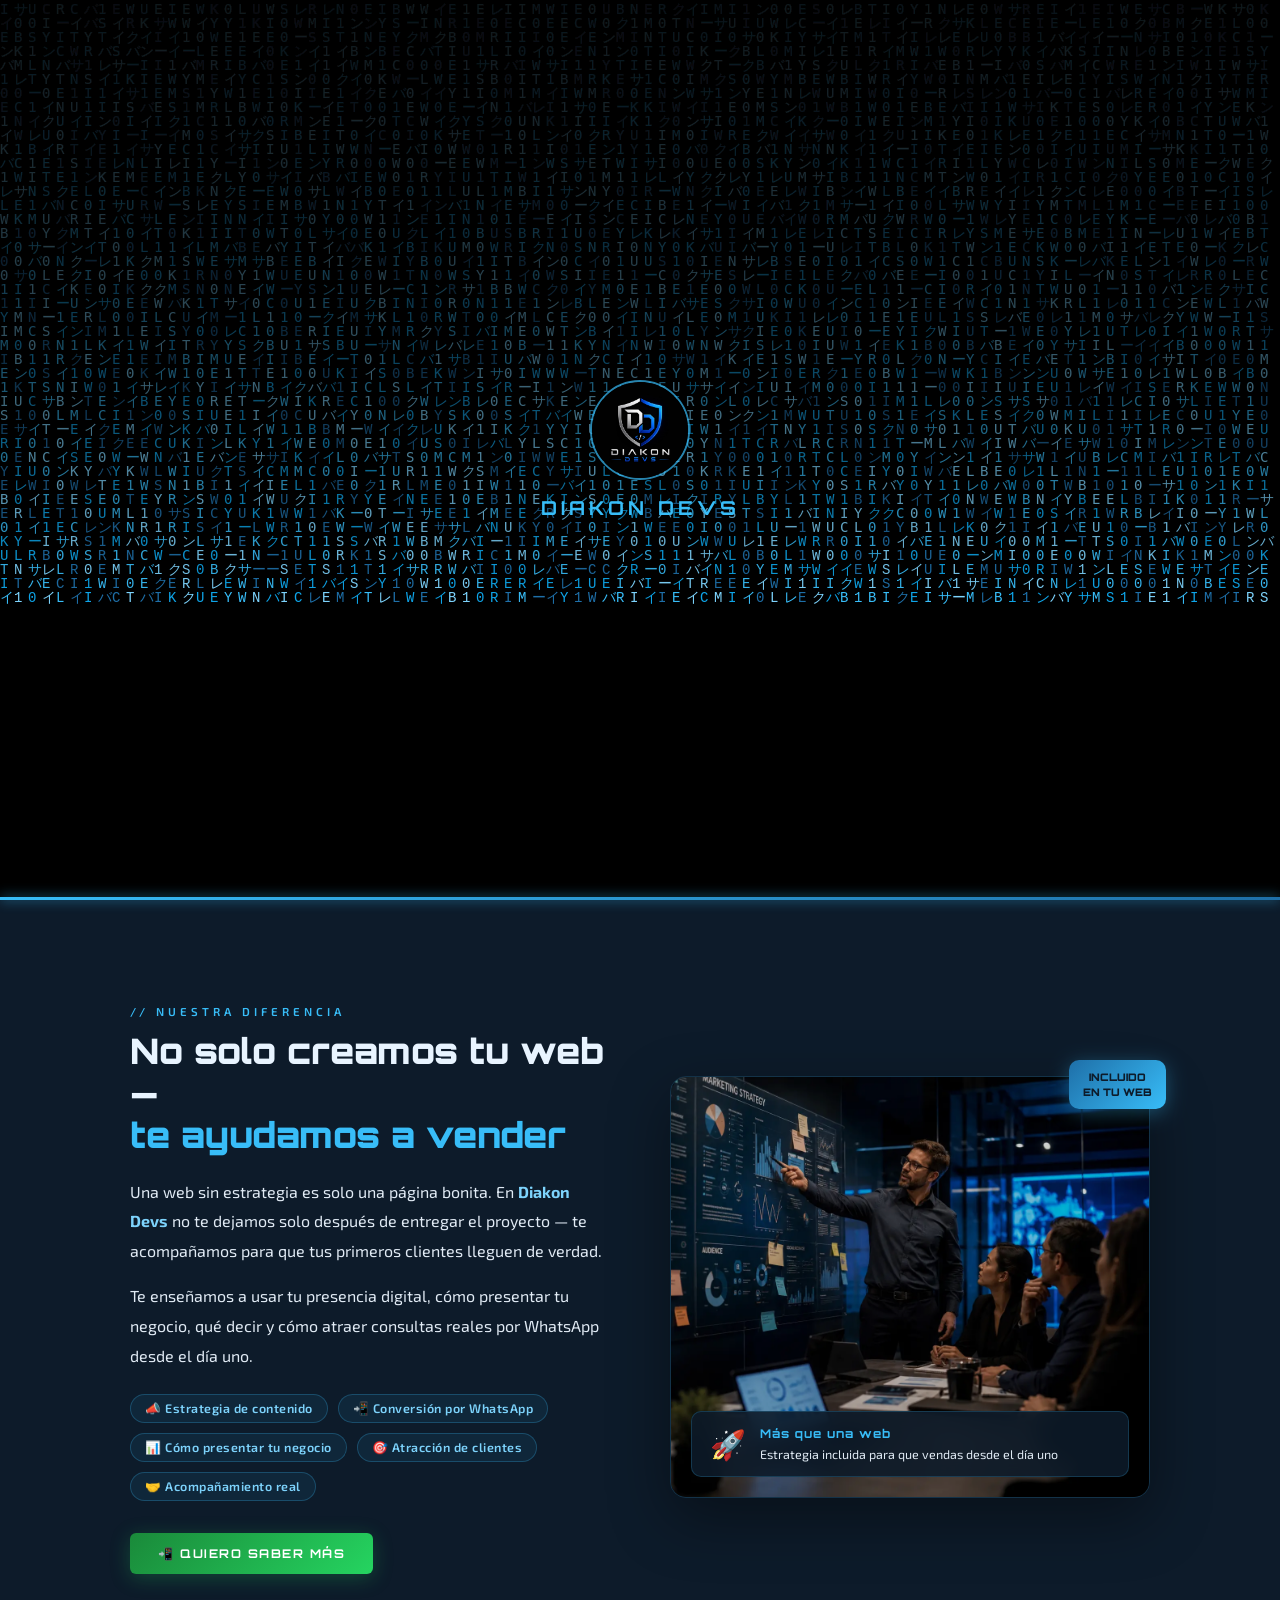
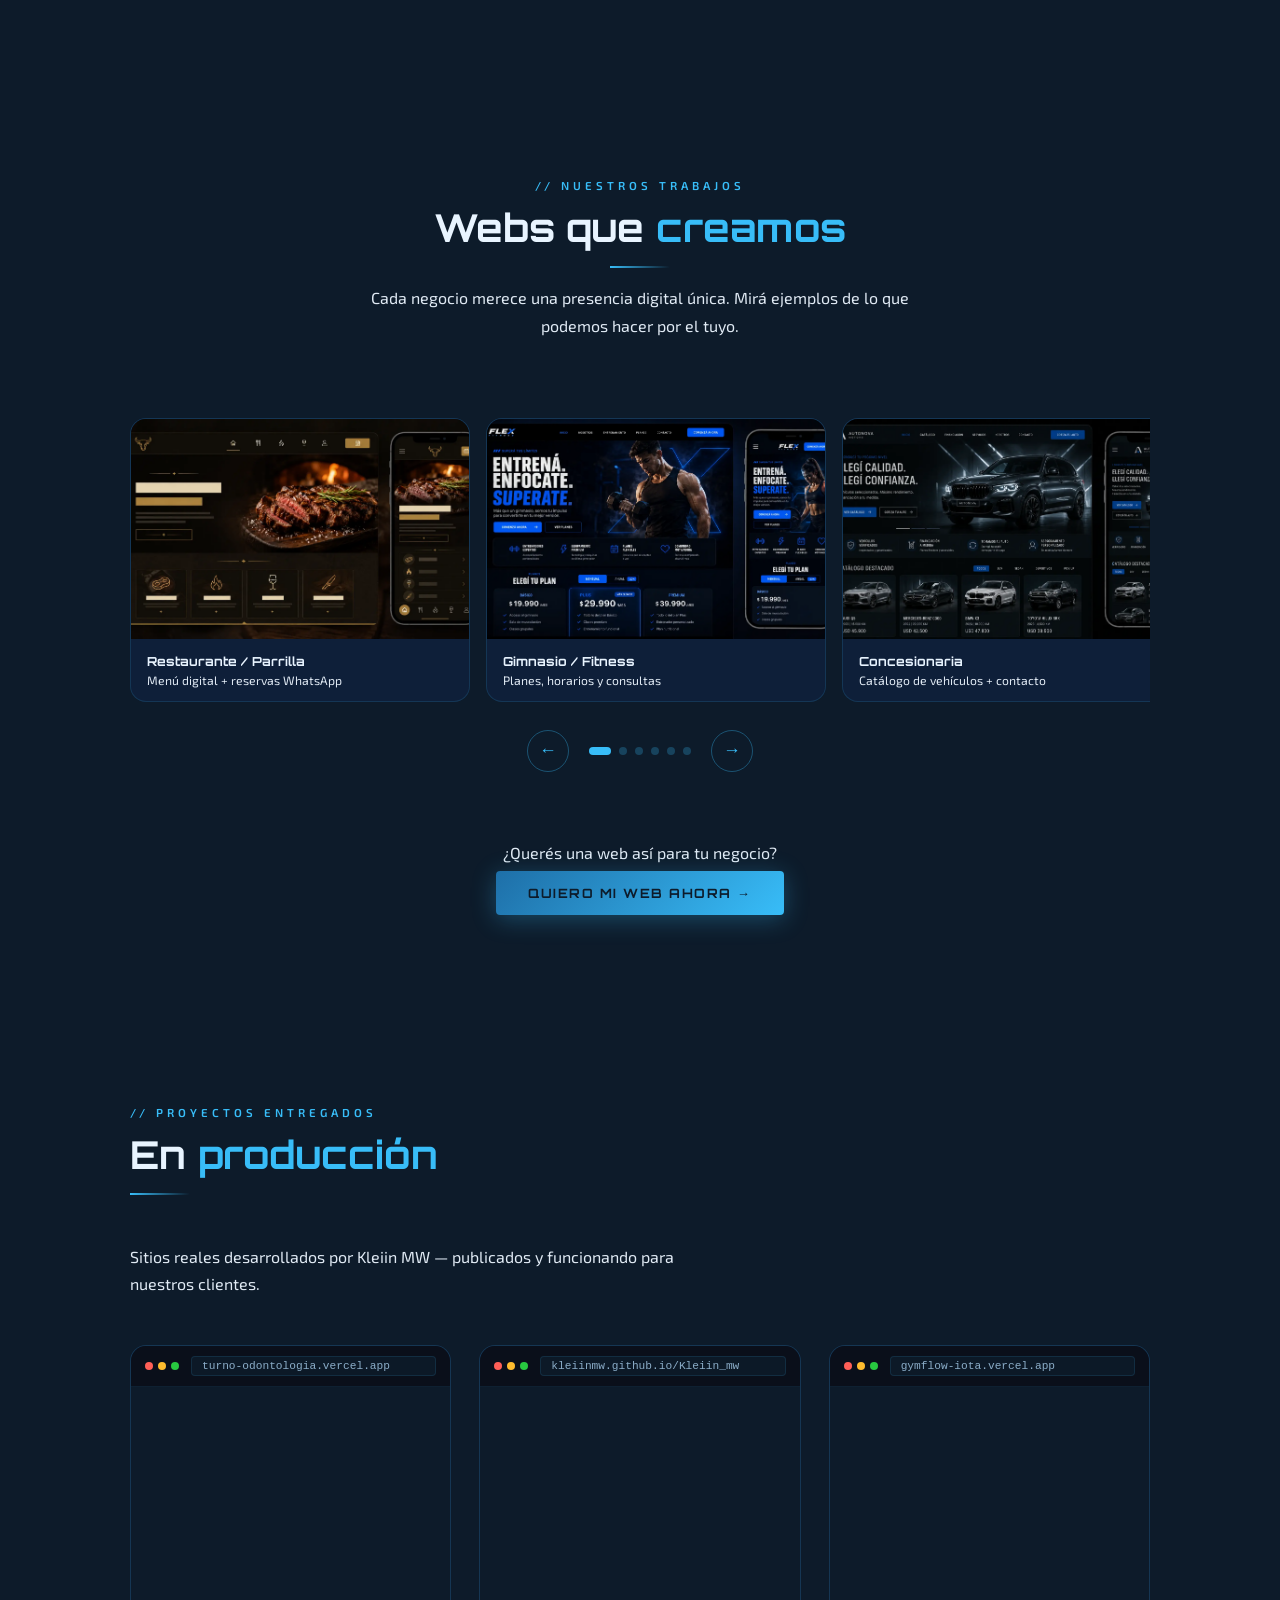
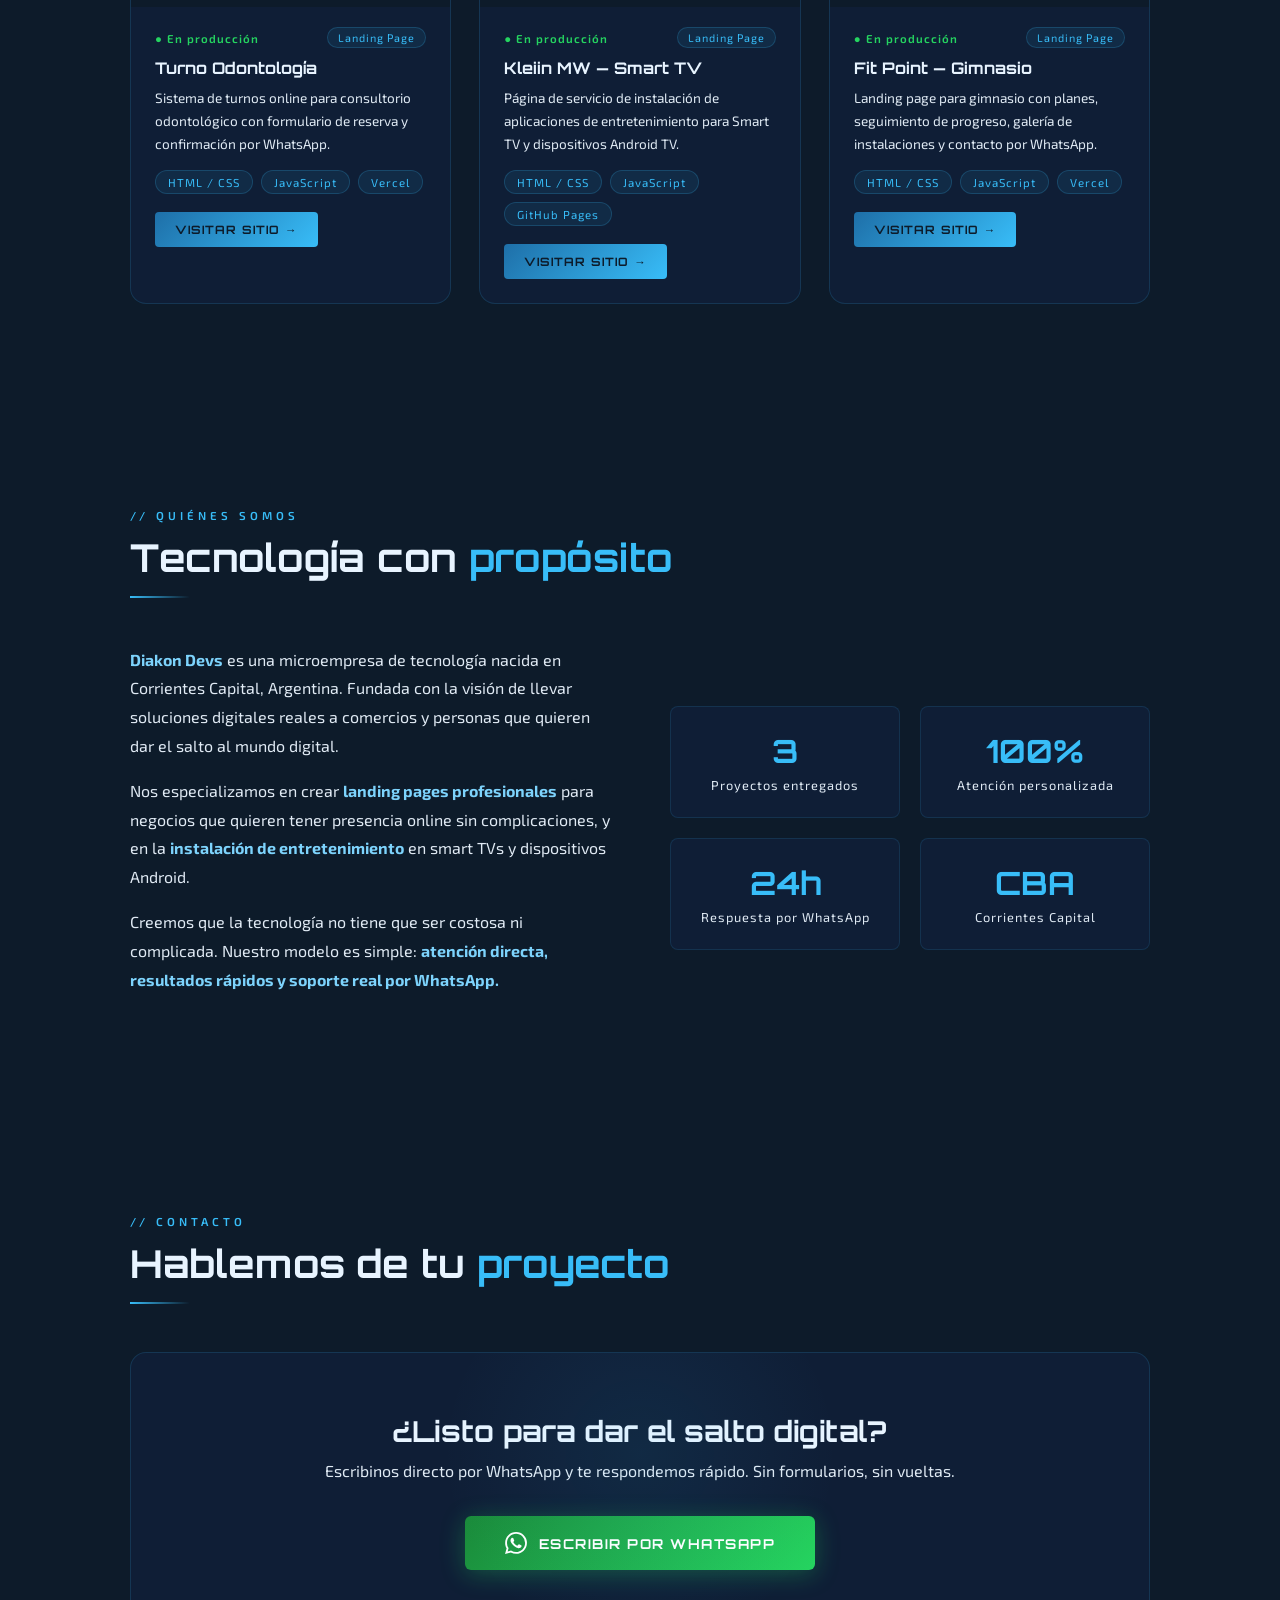
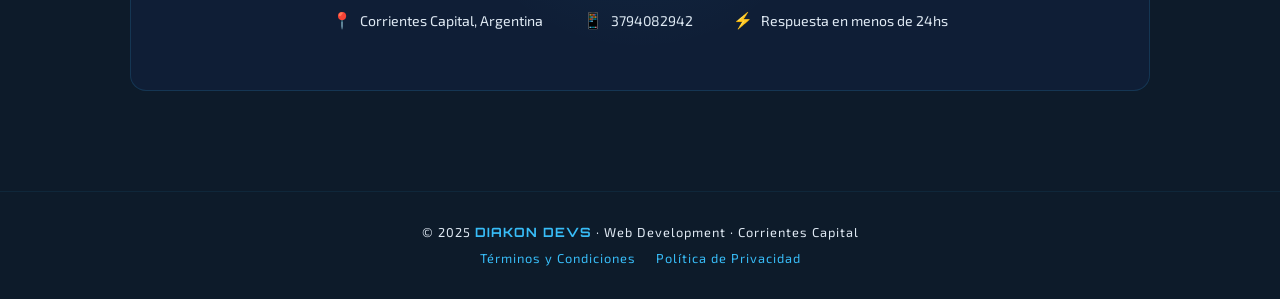
<file: index.html>
<!DOCTYPE html>
<html lang="es">
<head>
  <meta charset="UTF-8" />
  <meta name="viewport" content="width=device-width, initial-scale=1.0" />
  <title>Diakon Devs </title>
  <link href="https://fonts.googleapis.com/css2?family=Orbitron:wght@400;600;700;900&family=Exo+2:wght@300;400;500;600&display=swap" rel="stylesheet" />
  <link rel="stylesheet" href="css/styles.css" />
</head>
<body>

  <!-- MATRIX INTRO -->
  <div id="matrix-intro">
    <canvas id="matrix-canvas"></canvas>
    <div class="intro-logo-wrap">
      <img src="assets/logo.jpg" alt="DIAKON DEVS" />
      <span>DIAKON DEVS</span>
    </div>
    <div class="intro-bar"></div>
  </div>

  <!-- NAV -->
  <nav>
    <a href="#inicio" class="nav-logo">
      <img src="assets/logo.jpg" alt="DIAKON DEVS" />
      <span>DIAKON DEVS</span>
    </a>
    <ul class="nav-links">
      <li><a href="#marketing">Estrategia</a></li>
      <li><a href="#maquetas">Trabajos</a></li>
      <li><a href="#proyectos">Clientes</a></li>
      <li><a href="#nosotros">Nosotros</a></li>
      <li><a href="#contacto">Contacto</a></li>
    </ul>
    <a href="https://wa.me/543794082942?text=Hola%2C%20quiero%20saber%20m%C3%A1s%20sobre%20DIAKON%20DEVS" target="_blank" class="nav-cta">Contactar</a>
  </nav>

  <!-- HERO -->
  <div id="inicio" style="position:relative;">
    <div class="hero-glow"></div>
    <div class="hero-content">
      <img src="assets/logo.jpg" alt="DIAKON DEVS Logo" class="hero-logo" />
      <div class="hero-badge">Corrientes Capital · Argentina</div>
      <h1 class="hero-title">DIAKON DEVS</h1>
      <p class="hero-sub">Cybersecurity & Web Development</p>
      <p class="hero-desc">Llevamos tu negocio al mundo digital con páginas web profesionales y soluciones tecnológicas a medida. Rápido, accesible y con soporte real.</p>
      <div class="hero-btns">
        <a href="#marketing" class="btn-primary">Cómo te ayudamos</a>
        <a href="#maquetas" class="btn-secondary">Ver trabajos</a>
      </div>
    </div>
    <div class="scroll-indicator">Scroll</div>
  </div>

  <!-- MARKETING -->
  <section id="marketing">
    <div class="marketing-grid">
      <div class="marketing-text fade-up">
        <span class="section-label">// Nuestra diferencia</span>
        <h2>No solo creamos tu web —<br><span>te ayudamos a vender</span></h2>
        <p>Una web sin estrategia es solo una página bonita. En <strong style="color:#7dd3fc">Diakon Devs</strong> no te dejamos solo después de entregar el proyecto — te acompañamos para que tus primeros clientes lleguen de verdad.</p>
        <p>Te enseñamos a usar tu presencia digital, cómo presentar tu negocio, qué decir y cómo atraer consultas reales por WhatsApp desde el día uno.</p>
        <div class="marketing-pills">
          <span class="marketing-pill">📣 Estrategia de contenido</span>
          <span class="marketing-pill">📲 Conversión por WhatsApp</span>
          <span class="marketing-pill">📊 Cómo presentar tu negocio</span>
          <span class="marketing-pill">🎯 Atracción de clientes</span>
          <span class="marketing-pill">🤝 Acompañamiento real</span>
        </div>
        <a href="https://wa.me/543794082942?text=Hola%2C%20quiero%20saber%20m%C3%A1s%20sobre%20la%20estrategia%20de%20marketing%20de%20Diakon20MDevs" target="_blank" class="marketing-cta">
          📲 Quiero saber más
        </a>
      </div>
      <div class="marketing-visual fade-up">
        <div class="marketing-badge-float">INCLUIDO<br>EN TU WEB</div>
        <div class="marketing-img-wrap">
          <img src="assets/marketing.webp" alt="Estrategia de marketing"
            onerror="this.style.display='none'; this.nextElementSibling.style.display='flex';" />
          <div class="marketing-img-placeholder" style="display:none;">
            <div class="big-icon">📊</div>
            <p>Estrategia · Marketing · Ventas</p>
          </div>
          <div class="marketing-overlay">
            <div class="marketing-overlay-icon">🚀</div>
            <div class="marketing-overlay-text">
              <strong>Más que una web</strong>
              <span>Estrategia incluida para que vendas desde el día uno</span>
            </div>
          </div>
        </div>
      </div>
    </div>
  </section>

  <!-- MAQUETAS / CARRUSEL -->
  <section id="maquetas">
    <div class="fade-up mockups-intro">
      <span class="section-label">// Nuestros trabajos</span>
      <h2 class="section-title">Webs que <span>creamos</span></h2>
      <div class="divider" style="margin: 0 auto 16px;"></div>
      <p style="color:#e0eaf4; font-size:1rem; max-width:560px; margin:0 auto; line-height:1.7;">
        Cada negocio merece una presencia digital única. Mirá ejemplos de lo que podemos hacer por el tuyo.
      </p>
    </div>

    <div class="carousel-wrap fade-up">
      <div class="carousel-track" id="carouselTrack">

        <div class="carousel-card">
          <div class="carousel-img-wrap">
            <img src="assets/carousel/restaurante.webp" alt="Restaurante" onerror="this.parentElement.classList.add('no-img')" />
            <div class="carousel-placeholder">🍽️</div>
          </div>
          <div class="carousel-info">
            <span class="carousel-rubro">Restaurante / Parrilla</span>
            <span class="carousel-desc">Menú digital + reservas WhatsApp</span>
          </div>
        </div>

        <div class="carousel-card">
          <div class="carousel-img-wrap">
            <img src="assets/carousel/gym.webp" alt="Gym" onerror="this.parentElement.classList.add('no-img')" />
            <div class="carousel-placeholder">💪</div>
          </div>
          <div class="carousel-info">
            <span class="carousel-rubro">Gimnasio / Fitness</span>
            <span class="carousel-desc">Planes, horarios y consultas</span>
          </div>
        </div>

        <div class="carousel-card">
          <div class="carousel-img-wrap">
            <img src="assets/carousel/concesionaria.webp" alt="Concesionaria" onerror="this.parentElement.classList.add('no-img')" />
            <div class="carousel-placeholder">🚗</div>
          </div>
          <div class="carousel-info">
            <span class="carousel-rubro">Concesionaria</span>
            <span class="carousel-desc">Catálogo de vehículos + contacto</span>
          </div>
        </div>

        <div class="carousel-card">
          <div class="carousel-img-wrap">
            <img src="assets/carousel/peluqueria.webp" alt="Peluquería" onerror="this.parentElement.classList.add('no-img')" />
            <div class="carousel-placeholder">✂️</div>
          </div>
          <div class="carousel-info">
            <span class="carousel-rubro">Peluquería / Barbería</span>
            <span class="carousel-desc">Servicios, galería y turnos</span>
          </div>
        </div>

        <div class="carousel-card">
          <div class="carousel-img-wrap">
            <img src="assets/carousel/empresa.webp" alt="Empresa" onerror="this.parentElement.classList.add('no-img')" />
            <div class="carousel-placeholder">🏢</div>
          </div>
          <div class="carousel-info">
            <span class="carousel-rubro">Empresa / Corporativo</span>
            <span class="carousel-desc">Presencia profesional online</span>
          </div>
        </div>

        <div class="carousel-card">
          <div class="carousel-img-wrap">
            <img src="assets/carousel/tienda.webp" alt="Tienda" onerror="this.parentElement.classList.add('no-img')" />
            <div class="carousel-placeholder">🛍️</div>
          </div>
          <div class="carousel-info">
            <span class="carousel-rubro">Tienda / Local</span>
            <span class="carousel-desc">Catálogo de productos + pedidos</span>
          </div>
        </div>

      </div>
      <div class="carousel-controls">
        <button class="carousel-btn" id="prevBtn">&#8592;</button>
        <div class="carousel-dots" id="carouselDots"></div>
        <button class="carousel-btn" id="nextBtn">&#8594;</button>
      </div>
    </div>

    <div class="fade-up" style="text-align:center; margin-top:56px;">
      <p style="color:#e0eaf4; margin-bottom:20px; font-size:1rem;">¿Querés una web así para tu negocio?</p>
      <a href="https://wa.me/543794082942?text=Hola%2C%20vi%20los%20trabajos%20en%20la%20web%20y%20quiero%20una%20landing%20page%20para%20mi%20negocio" target="_blank" class="btn-primary">Quiero mi web ahora →</a>
    </div>
  </section>

  <!-- PROYECTOS EN PRODUCCIÓN -->
  <section id="proyectos">
    <div class="fade-up" style="margin-bottom:48px;">
      <span class="section-label">// Proyectos entregados</span>
      <h2 class="section-title">En <span>producción</span></h2>
      <div class="divider"></div>
      <p style="color:#e0eaf4; font-size:1rem; max-width:560px; line-height:1.7;">
        Sitios reales desarrollados por Kleiin MW — publicados y funcionando para nuestros clientes.
      </p>
    </div>

    <div class="projects-grid fade-up">

      <!-- Turno Odontología -->
      <div class="project-card">
        <div class="project-preview">
          <div class="project-browser-bar">
            <div class="browser-dots"><span></span><span></span><span></span></div>
            <div class="browser-url">turno-odontologia.vercel.app</div>
          </div>
          <div class="project-iframe-wrap">
            <iframe src="https://turno-odontologia.vercel.app/home.html" title="Turno Odontología" scrolling="no" loading="lazy"></iframe>
          </div>
        </div>
        <div class="project-info">
          <div class="project-meta">
            <span class="project-status">● En producción</span>
            <span class="project-type">Landing Page</span>
          </div>
          <h3 class="project-name">Turno Odontología</h3>
          <p class="project-desc">Sistema de turnos online para consultorio odontológico con formulario de reserva y confirmación por WhatsApp.</p>
          <div class="project-tags">
            <span class="tag">HTML / CSS</span>
            <span class="tag">JavaScript</span>
            <span class="tag">Vercel</span>
          </div>
          <a href="https://turno-odontologia.vercel.app/home.html" target="_blank" class="project-btn">Visitar sitio →</a>
        </div>
      </div>

      <!-- Kleiin MW Smart TV -->
      <div class="project-card">
        <div class="project-preview">
          <div class="project-browser-bar">
            <div class="browser-dots"><span></span><span></span><span></span></div>
            <div class="browser-url">kleiinmw.github.io/Kleiin_mw</div>
          </div>
          <div class="project-iframe-wrap">
            <iframe src="https://kleiinmw.github.io/Kleiin_mw/" title="Kleiin MW Smart TV" scrolling="no" loading="lazy"></iframe>
          </div>
        </div>
        <div class="project-info">
          <div class="project-meta">
            <span class="project-status">● En producción</span>
            <span class="project-type">Landing Page</span>
          </div>
          <h3 class="project-name">Kleiin MW — Smart TV</h3>
          <p class="project-desc">Página de servicio de instalación de aplicaciones de entretenimiento para Smart TV y dispositivos Android TV.</p>
          <div class="project-tags">
            <span class="tag">HTML / CSS</span>
            <span class="tag">JavaScript</span>
            <span class="tag">GitHub Pages</span>
          </div>
          <a href="https://kleiinmw.github.io/Kleiin_mw/" target="_blank" class="project-btn">Visitar sitio →</a>
        </div>
      </div>

      <!-- GymFlow -->
    <!-- GymFlow en index.html -->
<div class="project-card">
  <div class="project-preview">
    <div class="project-browser-bar">
      <div class="browser-dots"><span></span><span></span><span></span></div>
      <div class="browser-url">gymflow-iota.vercel.app</div>
    </div>
    <div class="project-iframe-wrap">
      <iframe src="https://gymflow-iota.vercel.app" title="Fit Point Gym" scrolling="no" loading="lazy"></iframe>
    </div>
  </div>
  <div class="project-info">
    <div class="project-meta">
      <span class="project-status">● En producción</span>
      <span class="project-type">Landing Page</span>
    </div>
    <h3 class="project-name">Fit Point — Gimnasio</h3>
    <p class="project-desc">Landing page para gimnasio con planes, seguimiento de progreso, galería de instalaciones y contacto por WhatsApp.</p>
    <div class="project-tags">
      <span class="tag">HTML / CSS</span>
      <span class="tag">JavaScript</span>
      <span class="tag">Vercel</span>
    </div>
    <a href="https://gymflow-iota.vercel.app" target="_blank" class="project-btn">Visitar sitio →</a>
  </div>
</div>

  </section>

  <!-- QUIENES SOMOS -->
  <section id="nosotros">
    <div class="fade-up">
      <span class="section-label">// Quiénes somos</span>
      <h2 class="section-title">Tecnología con <span>propósito</span></h2>
      <div class="divider"></div>
    </div>
    <div class="about-grid fade-up">
      <div class="about-text">
        <p><strong>Diakon Devs</strong> es una microempresa de tecnología nacida en Corrientes Capital, Argentina. Fundada con la visión de llevar soluciones digitales reales a comercios y personas que quieren dar el salto al mundo digital.</p>
        <p>Nos especializamos en crear <strong>landing pages profesionales</strong> para negocios que quieren tener presencia online sin complicaciones, y en la <strong>instalación de entretenimiento</strong> en smart TVs y dispositivos Android.</p>
        <p>Creemos que la tecnología no tiene que ser costosa ni complicada. Nuestro modelo es simple: <strong>atención directa, resultados rápidos y soporte real por WhatsApp.</strong></p>
      </div>
      <div class="about-stats">
        <div class="stat-card">
          <span class="stat-number">3</span>
          <div class="stat-label">Proyectos entregados</div>
        </div>
        <div class="stat-card">
          <span class="stat-number">100%</span>
          <div class="stat-label">Atención personalizada</div>
        </div>
        <div class="stat-card">
          <span class="stat-number">24h</span>
          <div class="stat-label">Respuesta por WhatsApp</div>
        </div>
        <div class="stat-card">
          <span class="stat-number">CBA</span>
          <div class="stat-label">Corrientes Capital</div>
        </div>
      </div>
    </div>
  </section>

  <!-- CONTACTO -->
  <section id="contacto">
    <div class="fade-up">
      <span class="section-label">// Contacto</span>
      <h2 class="section-title">Hablemos de tu <span>proyecto</span></h2>
      <div class="divider"></div>
    </div>
    <div class="contact-box fade-up">
      <h3>¿Listo para dar el salto digital?</h3>
      <p>Escribinos directo por WhatsApp y te respondemos rápido. Sin formularios, sin vueltas.</p>
      <a href="https://wa.me/543794082942?text=Hola%2C%20quiero%20saber%20m%C3%A1s%20sobre%20Diakon%20Devs" target="_blank" class="whatsapp-btn">
        <svg width="22" height="22" viewBox="0 0 24 24" fill="currentColor"><path d="M17.472 14.382c-.297-.149-1.758-.867-2.03-.967-.273-.099-.471-.148-.67.15-.197.297-.767.966-.94 1.164-.173.199-.347.223-.644.075-.297-.15-1.255-.463-2.39-1.475-.883-.788-1.48-1.761-1.653-2.059-.173-.297-.018-.458.13-.606.134-.133.298-.347.446-.52.149-.174.198-.298.298-.497.099-.198.05-.371-.025-.52-.075-.149-.669-1.612-.916-2.207-.242-.579-.487-.5-.669-.51-.173-.008-.371-.01-.57-.01-.198 0-.52.074-.792.372-.272.297-1.04 1.016-1.04 2.479 0 1.462 1.065 2.875 1.213 3.074.149.198 2.096 3.2 5.077 4.487.709.306 1.262.489 1.694.625.712.227 1.36.195 1.871.118.571-.085 1.758-.719 2.006-1.413.248-.694.248-1.289.173-1.413-.074-.124-.272-.198-.57-.347m-5.421 7.403h-.004a9.87 9.87 0 01-5.031-1.378l-.361-.214-3.741.982.998-3.648-.235-.374a9.86 9.86 0 01-1.51-5.26c.001-5.45 4.436-9.884 9.888-9.884 2.64 0 5.122 1.03 6.988 2.898a9.825 9.825 0 012.893 6.994c-.003 5.45-4.437 9.884-9.885 9.884m8.413-18.297A11.815 11.815 0 0012.05 0C5.495 0 .16 5.335.157 11.892c0 2.096.547 4.142 1.588 5.945L.057 24l6.305-1.654a11.882 11.882 0 005.683 1.448h.005c6.554 0 11.89-5.335 11.893-11.893a11.821 11.821 0 00-3.48-8.413z"/></svg>
        Escribir por WhatsApp
      </a>
      <div class="contact-info">
        <div class="contact-item"><span>📍</span> Corrientes Capital, Argentina</div>
        <div class="contact-item"><span>📱</span> 3794082942</div>
        <div class="contact-item"><span>⚡</span> Respuesta en menos de 24hs</div>
      </div>
    </div>
  </section>

  <!-- FOOTER -->
  <footer>
    <p>© 2025 <strong>DIAKON DEVS</strong> · Web Development · Corrientes Capital</p>
    <p style="margin-top:10px; display:flex; gap:20px; justify-content:center; flex-wrap:wrap;">
      <a href="terminos.html">Términos y Condiciones</a>
      <a href="privacidad.html">Política de Privacidad</a>
    </p>
  </footer>

  <script src="js/main.js"></script>
</body>
</html>
</file>
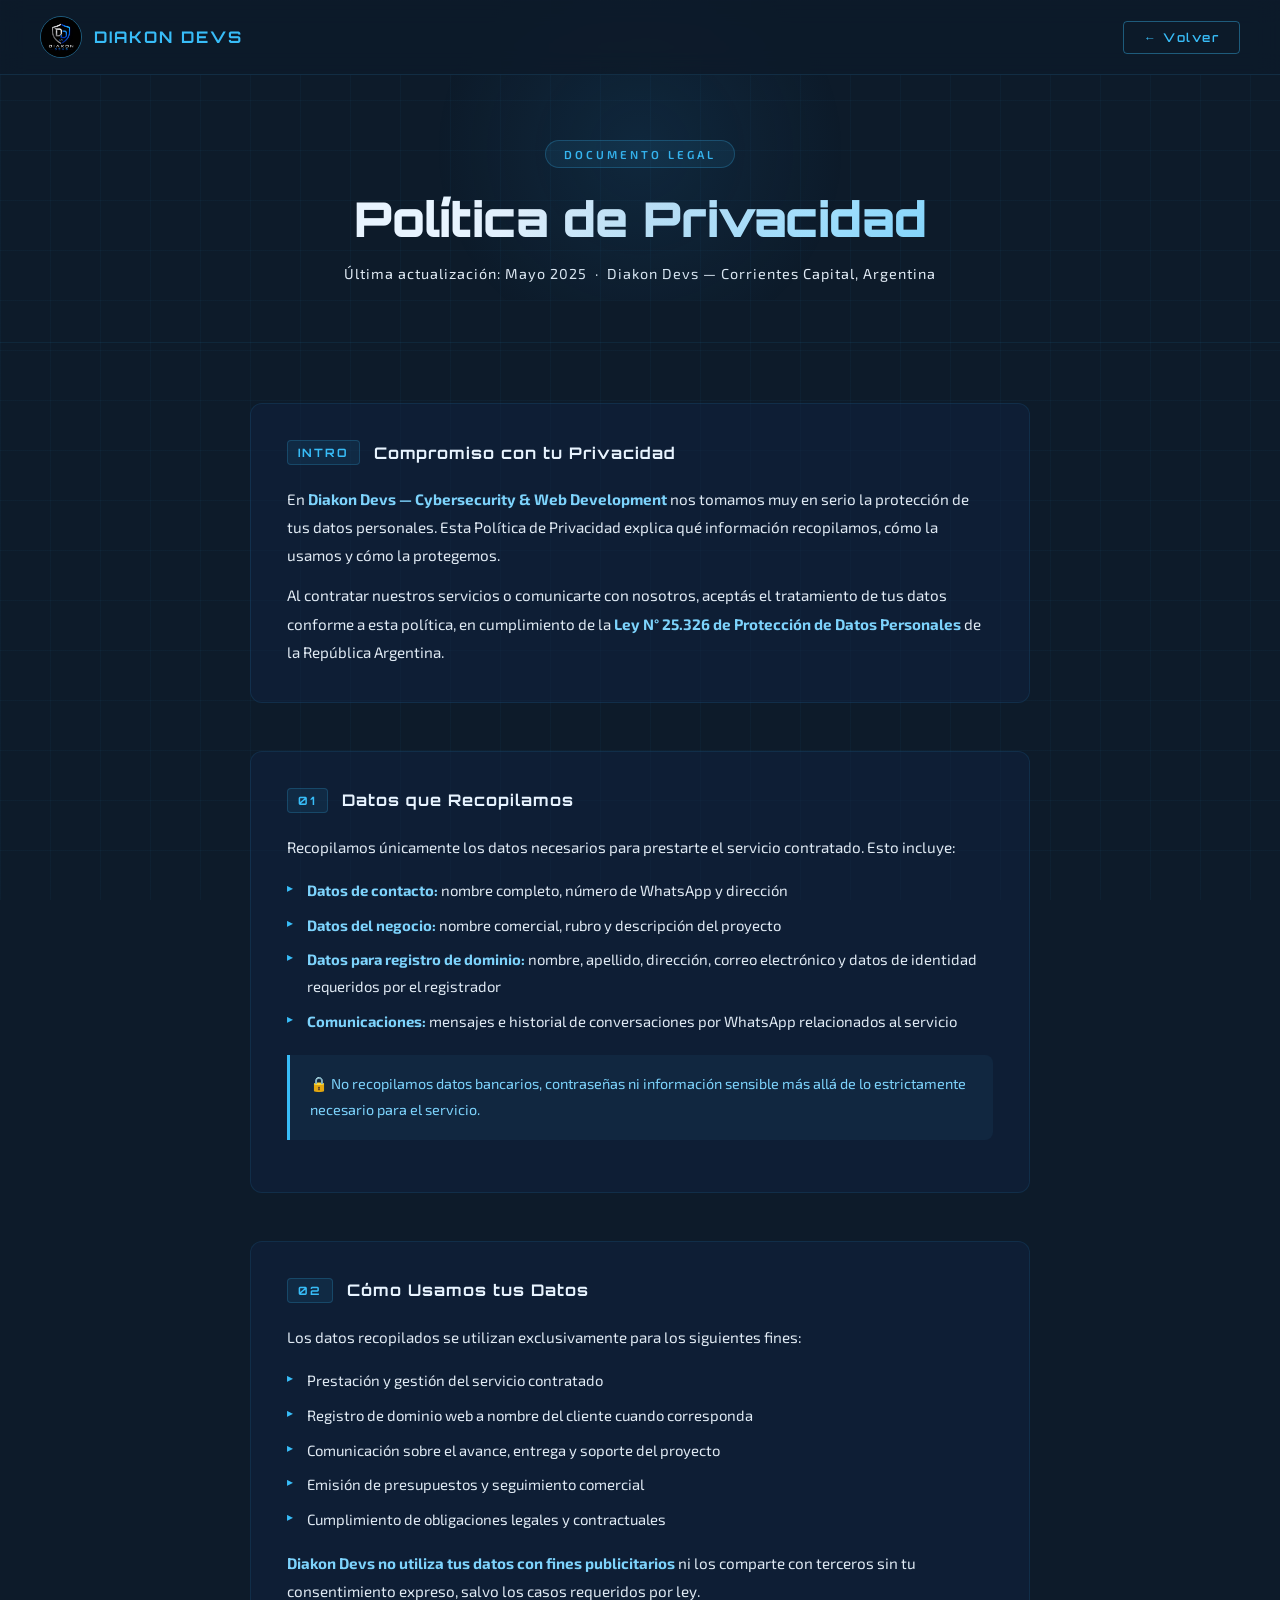
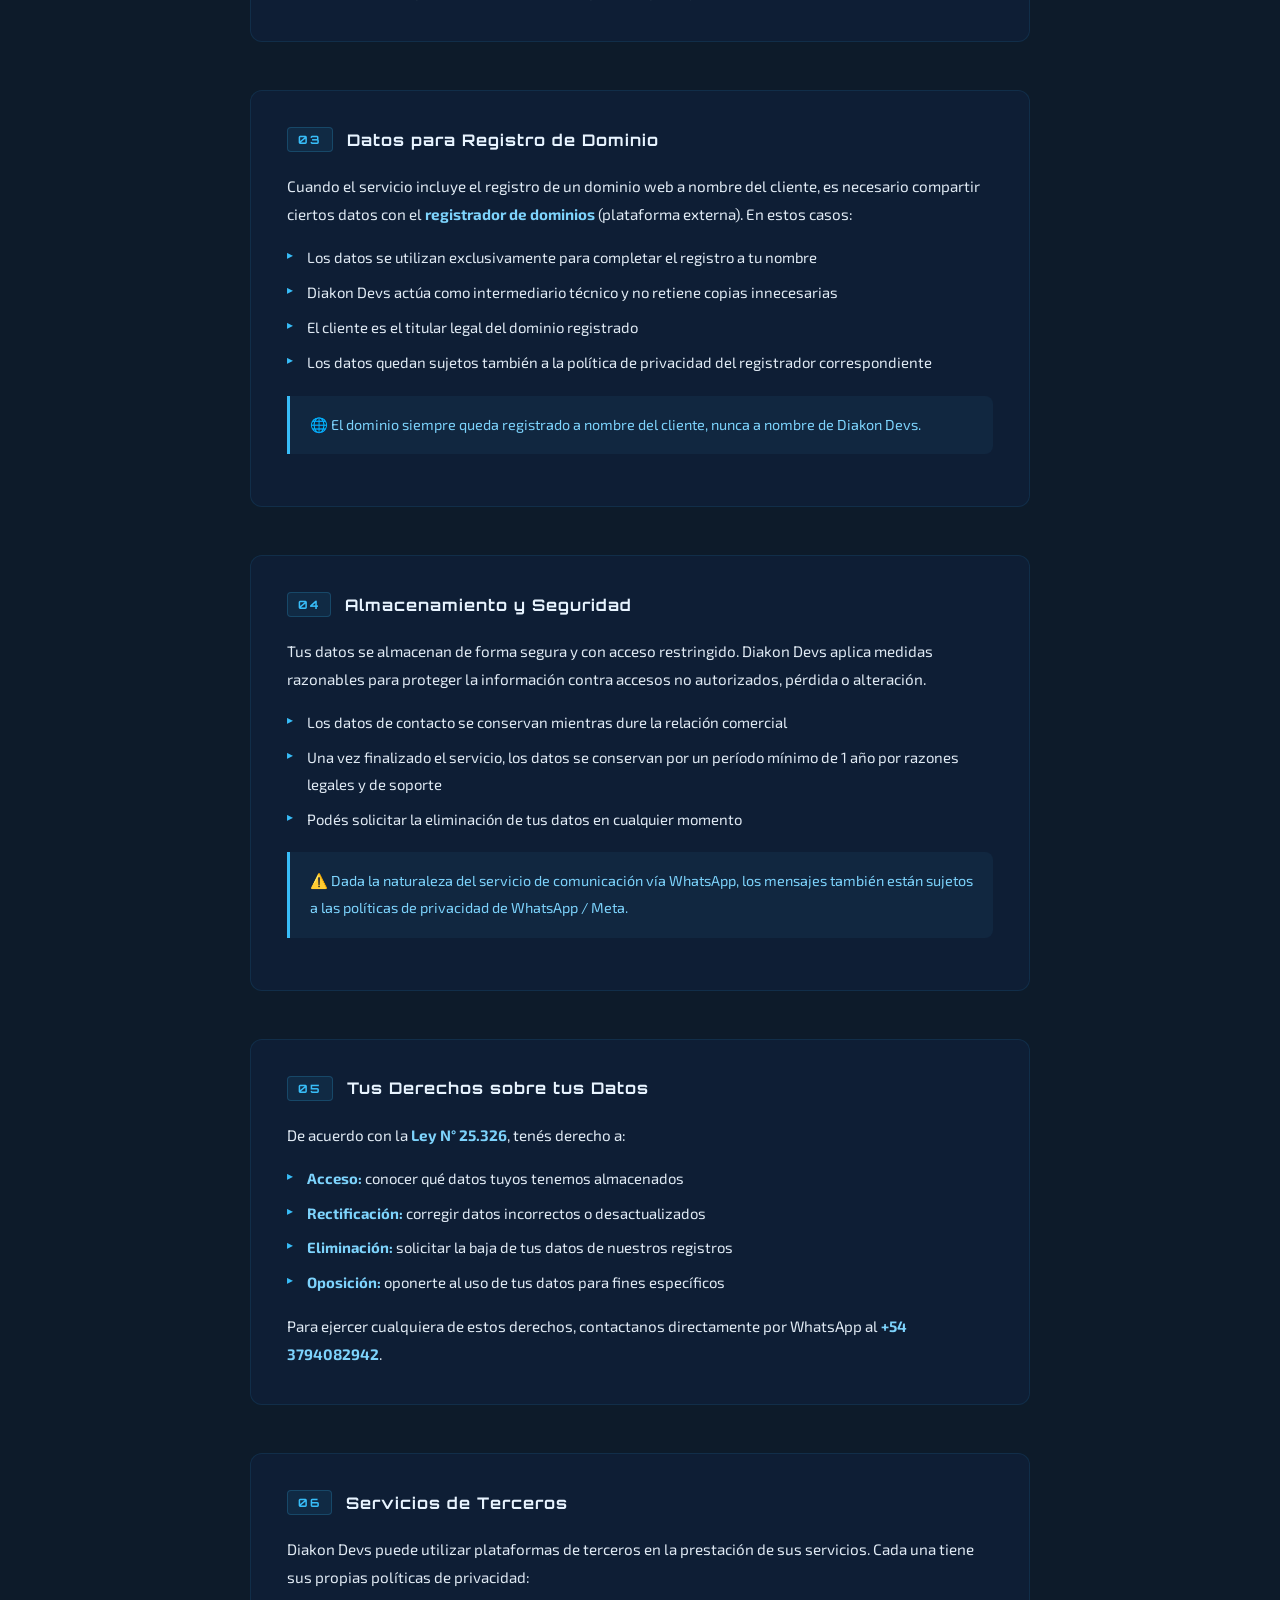
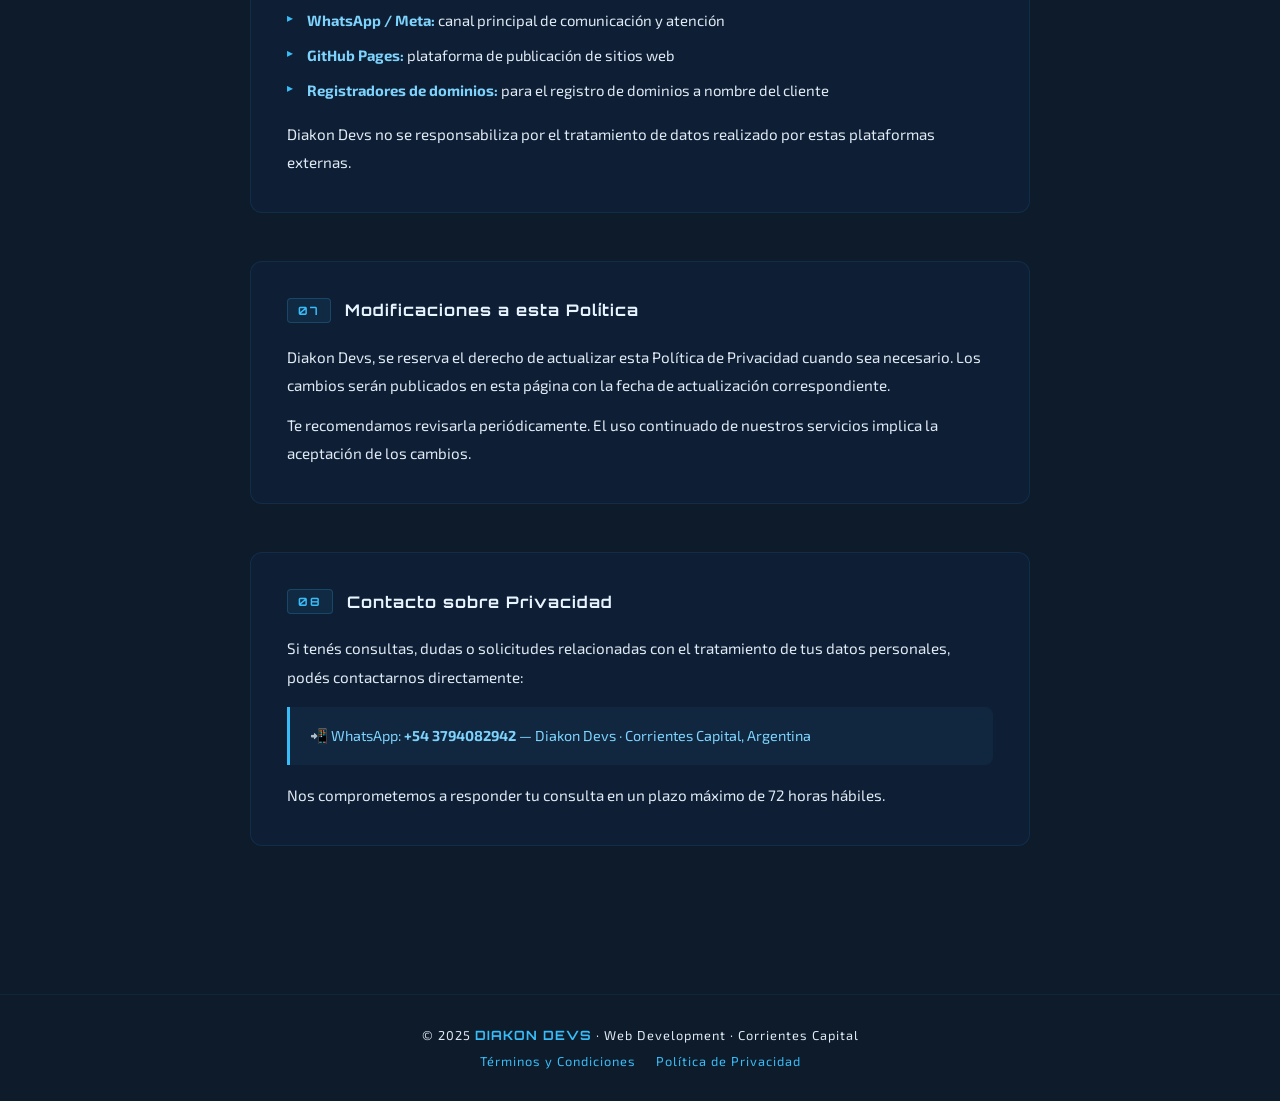
<file: privacidad.html>
<!DOCTYPE html>
<html lang="es">
<head>
  <meta charset="UTF-8" />
  <meta name="viewport" content="width=device-width, initial-scale=1.0" />
  <title>Política de Privacidad — Diakon Devs</title>
  <link href="https://fonts.googleapis.com/css2?family=Orbitron:wght@400;600;700;900&family=Exo+2:wght@300;400;500;600&display=swap" rel="stylesheet" />
  <link rel="stylesheet" href="css/styles.css" />
  <style>
    /* ── HERO BANNER ── */
    .terms-hero {
      position: relative;
      z-index: 1;
      padding: 140px 40px 60px;
      text-align: center;
      border-bottom: 1px solid rgba(56,189,248,0.08);
    }

    .terms-hero::before {
      content: '';
      position: absolute;
      top: 0; left: 50%;
      transform: translateX(-50%);
      width: 500px; height: 300px;
      background: radial-gradient(circle, rgba(30,111,168,0.15) 0%, transparent 70%);
      pointer-events: none;
    }

    .terms-badge {
      display: inline-block;
      background: rgba(56,189,248,0.08);
      border: 1px solid rgba(56,189,248,0.25);
      color: var(--cyan);
      font-size: 0.72rem;
      font-weight: 600;
      letter-spacing: 3px;
      text-transform: uppercase;
      padding: 6px 18px;
      border-radius: 20px;
      margin-bottom: 20px;
    }

    .terms-hero h1 {
      font-family: 'Orbitron', sans-serif;
      font-size: clamp(1.8rem, 5vw, 3rem);
      font-weight: 900;
      background: linear-gradient(135deg, var(--white) 40%, var(--cyan));
      -webkit-background-clip: text;
      -webkit-text-fill-color: transparent;
      background-clip: text;
      margin-bottom: 16px;
    }

    .terms-hero p {
      color: var(--gray);
      font-size: 0.9rem;
      letter-spacing: 1px;
    }

    /* ── NAV ── */
    .nav-back {
      background: transparent;
      border: 1.5px solid rgba(56,189,248,0.4);
      color: var(--cyan);
      padding: 8px 20px;
      border-radius: 4px;
      font-family: 'Orbitron', sans-serif;
      font-size: 0.75rem;
      font-weight: 600;
      letter-spacing: 1.5px;
      text-decoration: none;
      transition: all 0.3s;
    }

    .nav-back:hover {
      background: var(--cyan);
      color: var(--navy);
      box-shadow: var(--glow);
    }

    /* ── CONTENT ── */
    .terms-content {
      position: relative;
      z-index: 1;
      max-width: 860px;
      margin: 0 auto;
      padding: 60px 40px 100px;
    }

    .terms-section {
      margin-bottom: 48px;
      padding: 36px;
      background: rgba(17,34,64,0.5);
      border: 1px solid rgba(56,189,248,0.10);
      border-radius: 12px;
      transition: border-color 0.3s;
    }

    .terms-section:hover { border-color: rgba(56,189,248,0.25); }

    .terms-section-header {
      display: flex;
      align-items: center;
      gap: 14px;
      margin-bottom: 20px;
    }

    .terms-number {
      font-family: 'Orbitron', sans-serif;
      font-size: 0.72rem;
      font-weight: 700;
      color: var(--cyan);
      background: rgba(56,189,248,0.08);
      border: 1px solid rgba(56,189,248,0.2);
      padding: 4px 10px;
      border-radius: 4px;
      letter-spacing: 2px;
      white-space: nowrap;
    }

    .terms-section h2 {
      font-family: 'Orbitron', sans-serif;
      font-size: 1rem;
      font-weight: 700;
      color: var(--white);
      letter-spacing: 1px;
    }

    .terms-section p {
      color: var(--gray);
      font-size: 0.95rem;
      line-height: 1.85;
      margin-bottom: 12px;
    }

    .terms-section p:last-child { margin-bottom: 0; }

    .terms-section ul {
      list-style: none;
      margin: 12px 0;
    }

    .terms-section ul li {
      color: var(--gray);
      font-size: 0.93rem;
      line-height: 1.8;
      padding: 4px 0 4px 20px;
      position: relative;
    }

    .terms-section ul li::before {
      content: '▸';
      color: var(--cyan);
      position: absolute;
      left: 0;
      font-size: 0.75rem;
    }

    .terms-section strong { color: var(--cyan-light); }

    .highlight-box {
      background: rgba(56,189,248,0.06);
      border-left: 3px solid var(--cyan);
      padding: 16px 20px;
      border-radius: 0 8px 8px 0;
      margin: 16px 0;
    }

    .highlight-box p {
      color: var(--cyan-light) !important;
      font-size: 0.9rem !important;
      margin: 0 !important;
    }

    /* ── MOBILE ── */
    @media (max-width: 768px) {
      nav { padding: 14px 20px; }
      .terms-hero { padding: 120px 20px 48px; }
      .terms-content { padding: 40px 16px 80px; }
      .terms-section { padding: 20px 16px; margin-bottom: 20px; }
      .terms-section h2 { font-size: 0.9rem; }
      .terms-number { font-size: 0.65rem; }
    }
  </style>
</head>
<body>

  <!-- NAV -->
  <nav>
    <a href="index.html" class="nav-logo">
      <img src="assets/logo.jpg" alt="Diakon Devs" />
      <span>DIAKON DEVS</span>
    </a>
    <a href="index.html" class="nav-back">← Volver</a>
  </nav>

  <!-- HERO -->
  <div class="terms-hero">
    <div class="terms-badge">Documento Legal</div>
    <h1>Política de Privacidad</h1>
    <p>Última actualización: Mayo 2025 &nbsp;·&nbsp; Diakon Devs — Corrientes Capital, Argentina</p>
  </div>

  <!-- CONTENIDO -->
  <div class="terms-content">

    <!-- INTRO -->
    <div class="terms-section">
      <div class="terms-section-header">
        <span class="terms-number">INTRO</span>
        <h2>Compromiso con tu Privacidad</h2>
      </div>
      <p>En <strong>Diakon Devs — Cybersecurity & Web Development</strong> nos tomamos muy en serio la protección de tus datos personales. Esta Política de Privacidad explica qué información recopilamos, cómo la usamos y cómo la protegemos.</p>
      <p>Al contratar nuestros servicios o comunicarte con nosotros, aceptás el tratamiento de tus datos conforme a esta política, en cumplimiento de la <strong>Ley N° 25.326 de Protección de Datos Personales</strong> de la República Argentina.</p>
    </div>

    <!-- 01 QUÉ RECOPILAMOS -->
    <div class="terms-section">
      <div class="terms-section-header">
        <span class="terms-number">01</span>
        <h2>Datos que Recopilamos</h2>
      </div>
      <p>Recopilamos únicamente los datos necesarios para prestarte el servicio contratado. Esto incluye:</p>
      <ul>
        <li><strong>Datos de contacto:</strong> nombre completo, número de WhatsApp y dirección</li>
        <li><strong>Datos del negocio:</strong> nombre comercial, rubro y descripción del proyecto</li>
        <li><strong>Datos para registro de dominio:</strong> nombre, apellido, dirección, correo electrónico y datos de identidad requeridos por el registrador</li>
        <li><strong>Comunicaciones:</strong> mensajes e historial de conversaciones por WhatsApp relacionados al servicio</li>
      </ul>
      <div class="highlight-box">
        <p>🔒 No recopilamos datos bancarios, contraseñas ni información sensible más allá de lo estrictamente necesario para el servicio.</p>
      </div>
    </div>

    <!-- 02 CÓMO USAMOS LOS DATOS -->
    <div class="terms-section">
      <div class="terms-section-header">
        <span class="terms-number">02</span>
        <h2>Cómo Usamos tus Datos</h2>
      </div>
      <p>Los datos recopilados se utilizan exclusivamente para los siguientes fines:</p>
      <ul>
        <li>Prestación y gestión del servicio contratado</li>
        <li>Registro de dominio web a nombre del cliente cuando corresponda</li>
        <li>Comunicación sobre el avance, entrega y soporte del proyecto</li>
        <li>Emisión de presupuestos y seguimiento comercial</li>
        <li>Cumplimiento de obligaciones legales y contractuales</li>
      </ul>
      <p><strong>Diakon Devs no utiliza tus datos con fines publicitarios</strong> ni los comparte con terceros sin tu consentimiento expreso, salvo los casos requeridos por ley.</p>
    </div>

    <!-- 03 REGISTRO DE DOMINIO -->
    <div class="terms-section">
      <div class="terms-section-header">
        <span class="terms-number">03</span>
        <h2>Datos para Registro de Dominio</h2>
      </div>
      <p>Cuando el servicio incluye el registro de un dominio web a nombre del cliente, es necesario compartir ciertos datos con el <strong>registrador de dominios</strong> (plataforma externa). En estos casos:</p>
      <ul>
        <li>Los datos se utilizan exclusivamente para completar el registro a tu nombre</li>
        <li>Diakon Devs actúa como intermediario técnico y no retiene copias innecesarias</li>
        <li>El cliente es el titular legal del dominio registrado</li>
        <li>Los datos quedan sujetos también a la política de privacidad del registrador correspondiente</li>
      </ul>
      <div class="highlight-box">
        <p>🌐 El dominio siempre queda registrado a nombre del cliente, nunca a nombre de Diakon Devs.</p>
      </div>
    </div>

    <!-- 04 ALMACENAMIENTO -->
    <div class="terms-section">
      <div class="terms-section-header">
        <span class="terms-number">04</span>
        <h2>Almacenamiento y Seguridad</h2>
      </div>
      <p>Tus datos se almacenan de forma segura y con acceso restringido. Diakon Devs aplica medidas razonables para proteger la información contra accesos no autorizados, pérdida o alteración.</p>
      <ul>
        <li>Los datos de contacto se conservan mientras dure la relación comercial</li>
        <li>Una vez finalizado el servicio, los datos se conservan por un período mínimo de 1 año por razones legales y de soporte</li>
        <li>Podés solicitar la eliminación de tus datos en cualquier momento</li>
      </ul>
      <div class="highlight-box">
        <p>⚠️ Dada la naturaleza del servicio de comunicación vía WhatsApp, los mensajes también están sujetos a las políticas de privacidad de WhatsApp / Meta.</p>
      </div>
    </div>

    <!-- 05 TUS DERECHOS -->
    <div class="terms-section">
      <div class="terms-section-header">
        <span class="terms-number">05</span>
        <h2>Tus Derechos sobre tus Datos</h2>
      </div>
      <p>De acuerdo con la <strong>Ley N° 25.326</strong>, tenés derecho a:</p>
      <ul>
        <li><strong>Acceso:</strong> conocer qué datos tuyos tenemos almacenados</li>
        <li><strong>Rectificación:</strong> corregir datos incorrectos o desactualizados</li>
        <li><strong>Eliminación:</strong> solicitar la baja de tus datos de nuestros registros</li>
        <li><strong>Oposición:</strong> oponerte al uso de tus datos para fines específicos</li>
      </ul>
      <p>Para ejercer cualquiera de estos derechos, contactanos directamente por WhatsApp al <strong>+54 3794082942</strong>.</p>
    </div>

    <!-- 06 TERCEROS -->
    <div class="terms-section">
      <div class="terms-section-header">
        <span class="terms-number">06</span>
        <h2>Servicios de Terceros</h2>
      </div>
      <p>Diakon Devs puede utilizar plataformas de terceros en la prestación de sus servicios. Cada una tiene sus propias políticas de privacidad:</p>
      <ul>
        <li><strong>WhatsApp / Meta:</strong> canal principal de comunicación y atención</li>
        <li><strong>GitHub Pages:</strong> plataforma de publicación de sitios web</strong></li>
        <li><strong>Registradores de dominios:</strong> para el registro de dominios a nombre del cliente</li>
      </ul>
      <p>Diakon Devs no se responsabiliza por el tratamiento de datos realizado por estas plataformas externas.</p>
    </div>

    <!-- 07 MODIFICACIONES -->
    <div class="terms-section">
      <div class="terms-section-header">
        <span class="terms-number">07</span>
        <h2>Modificaciones a esta Política</h2>
      </div>
      <p>Diakon Devs, se reserva el derecho de actualizar esta Política de Privacidad cuando sea necesario. Los cambios serán publicados en esta página con la fecha de actualización correspondiente.</p>
      <p>Te recomendamos revisarla periódicamente. El uso continuado de nuestros servicios implica la aceptación de los cambios.</p>
    </div>

    <!-- 08 CONTACTO -->
    <div class="terms-section">
      <div class="terms-section-header">
        <span class="terms-number">08</span>
        <h2>Contacto sobre Privacidad</h2>
      </div>
      <p>Si tenés consultas, dudas o solicitudes relacionadas con el tratamiento de tus datos personales, podés contactarnos directamente:</p>
      <div class="highlight-box">
        <p>📲 WhatsApp: <strong>+54 3794082942</strong> — Diakon Devs · Corrientes Capital, Argentina</p>
      </div>
      <p>Nos comprometemos a responder tu consulta en un plazo máximo de 72 horas hábiles.</p>
    </div>

  </div>

  <!-- FOOTER -->
  <footer>
    <p>© 2025 <strong>DIAKON DEVS</strong> ·  Web Development · Corrientes Capital</p>
    <p style="margin-top:10px; display:flex; gap:20px; justify-content:center; flex-wrap:wrap;">
      <a href="terminos.html">Términos y Condiciones</a>
      <a href="privacidad.html">Política de Privacidad</a>
    </p>
  </footer>

</body>
</html>
</file>
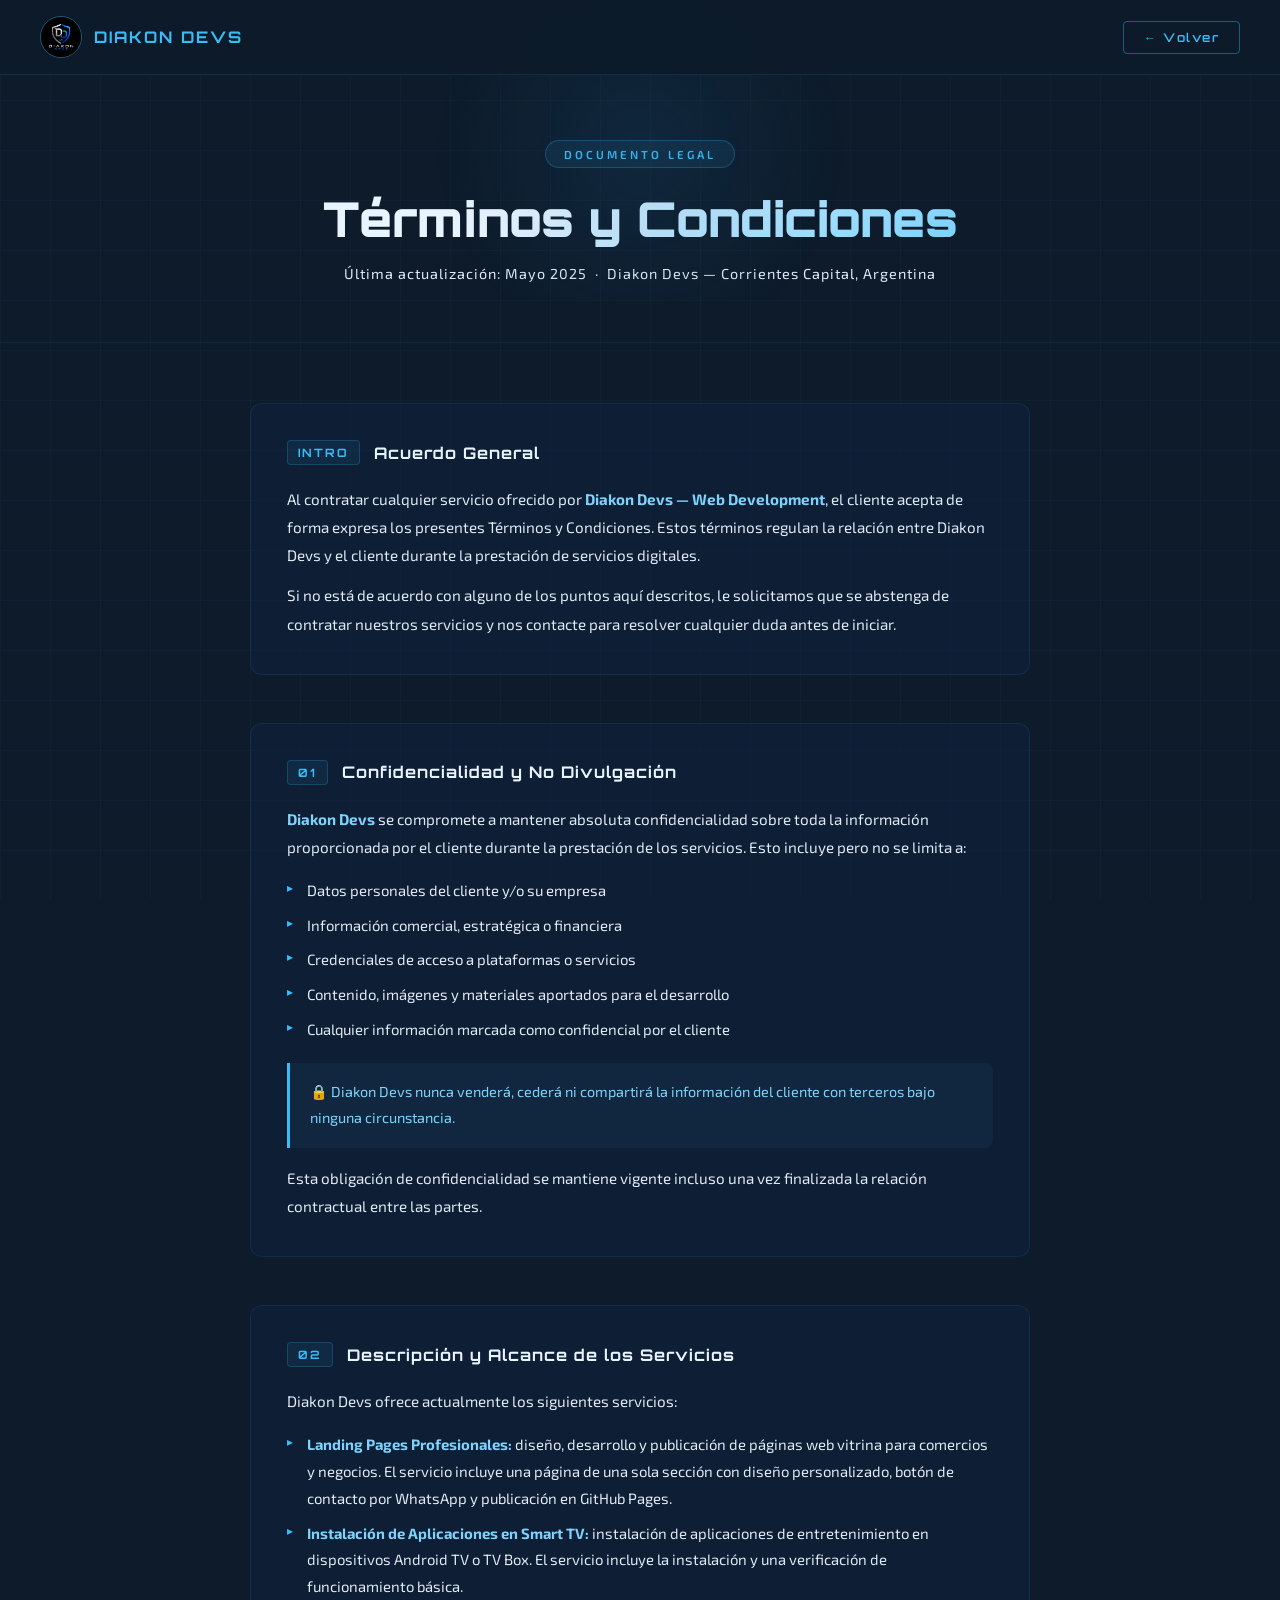
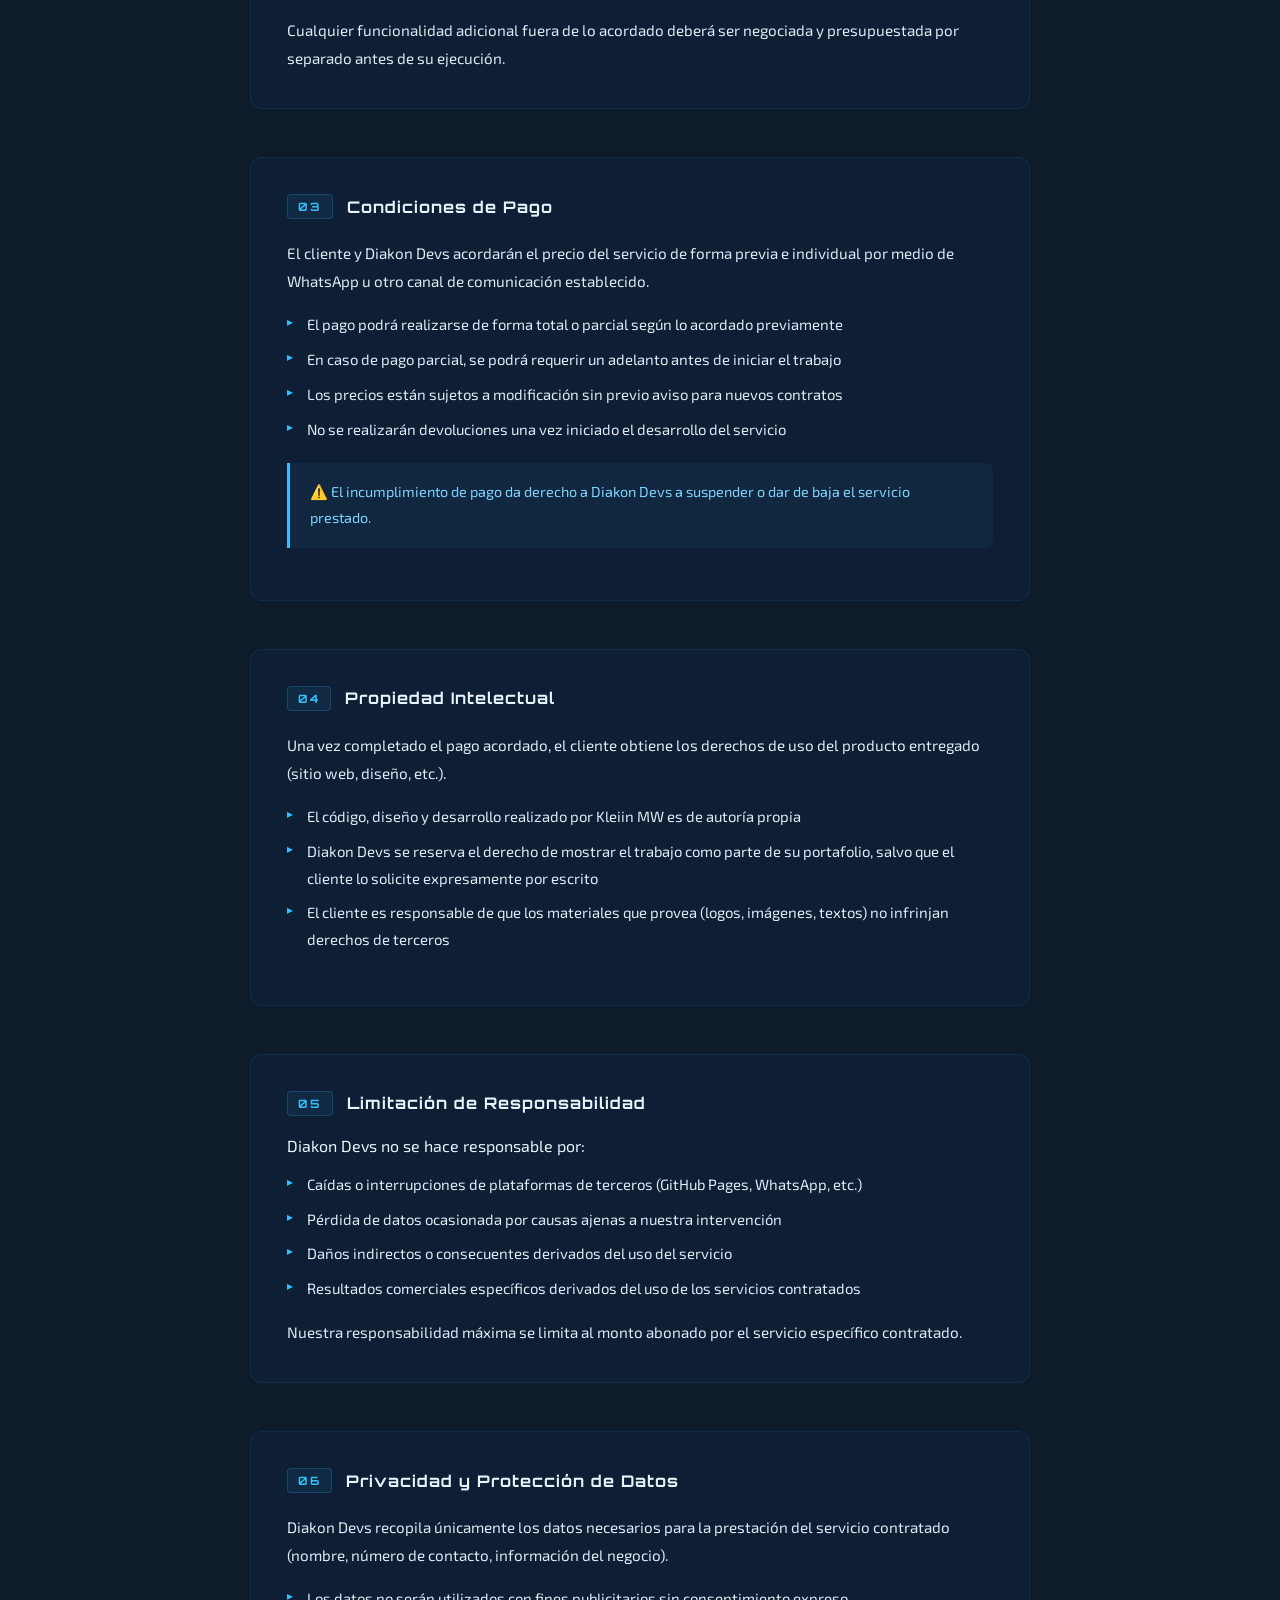
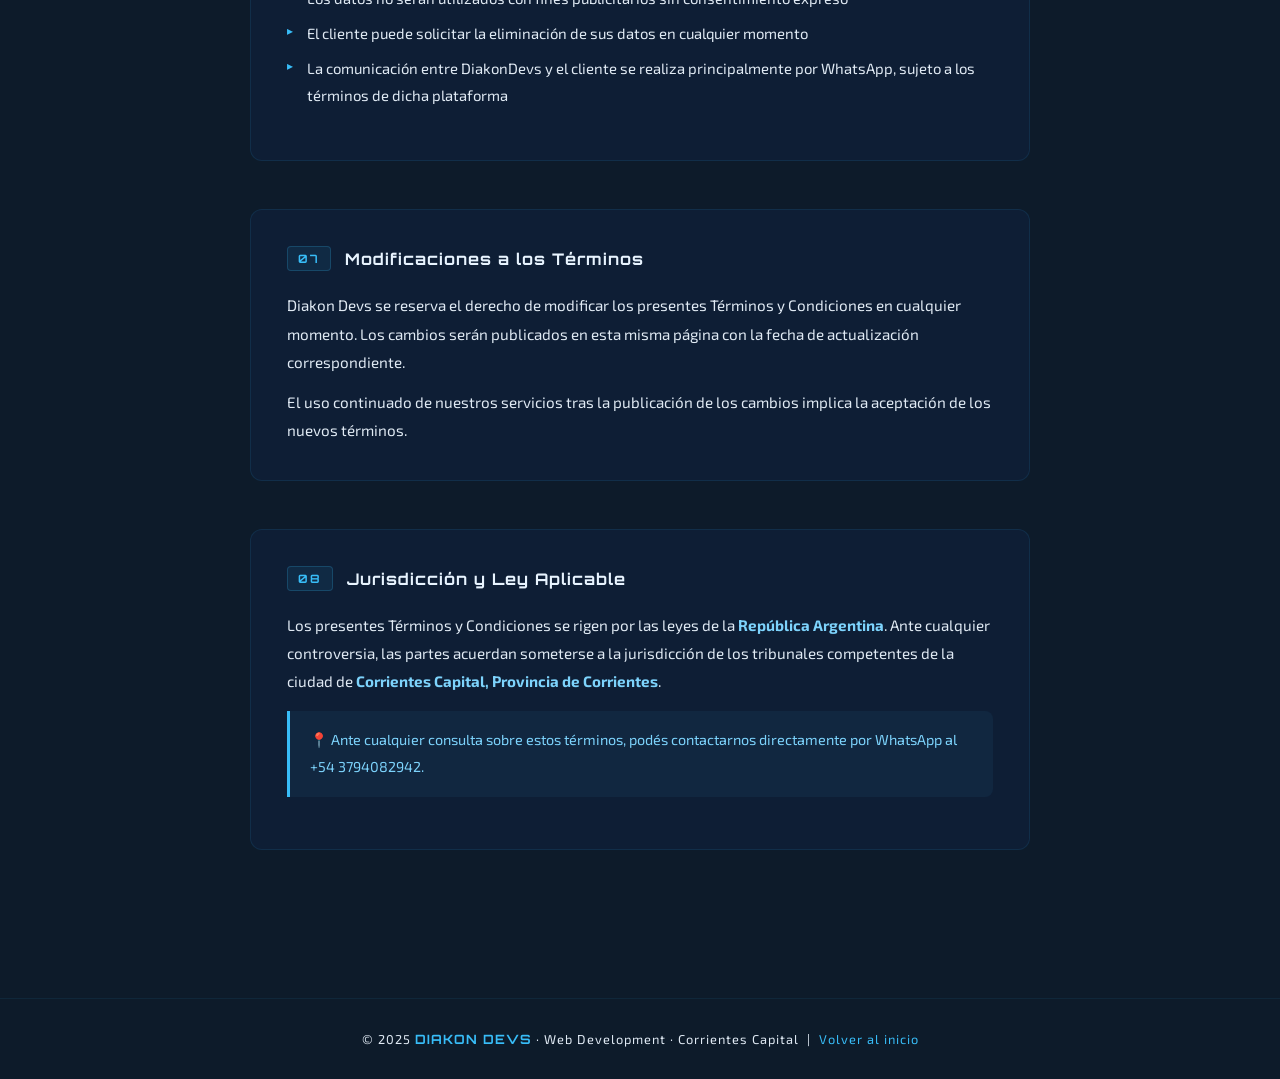
<file: terminos.html>
<!DOCTYPE html>
<html lang="es">
<head>
  <meta charset="UTF-8" />
  <meta name="viewport" content="width=device-width, initial-scale=1.0" />
  <title>Términos y Condiciones — Diakon Devs</title>
  <link href="https://fonts.googleapis.com/css2?family=Orbitron:wght@400;600;700;900&family=Exo+2:wght@300;400;500;600&display=swap" rel="stylesheet" />
  <style>
    :root {
      --navy: #0d1b2a;
      --blue-mid: #1e6fa8;
      --cyan: #38bdf8;
      --cyan-light: #7dd3fc;
      --white: #e8f4ff;
      --gray: #e0eaf4;
      --glow: 0 0 24px rgba(56,189,248,0.35);
    }

    * { margin: 0; padding: 0; box-sizing: border-box; }
    html { scroll-behavior: smooth; }

    body {
      background: var(--navy);
      color: var(--white);
      font-family: 'Exo 2', sans-serif;
      overflow-x: hidden;
    }

    body::before {
      content: '';
      position: fixed;
      inset: 0;
      background-image:
        linear-gradient(rgba(56,189,248,0.04) 1px, transparent 1px),
        linear-gradient(90deg, rgba(56,189,248,0.04) 1px, transparent 1px);
      background-size: 50px 50px;
      pointer-events: none;
      z-index: 0;
    }

    /* ── NAV ── */
    nav {
      position: fixed;
      top: 0; left: 0; right: 0;
      z-index: 100;
      display: flex;
      align-items: center;
      justify-content: space-between;
      padding: 16px 40px;
      background: rgba(13,27,42,0.90);
      backdrop-filter: blur(12px);
      border-bottom: 1px solid rgba(56,189,248,0.12);
    }

    .nav-logo {
      display: flex;
      align-items: center;
      gap: 12px;
      text-decoration: none;
    }

    .nav-logo img {
      width: 42px; height: 42px;
      border-radius: 50%;
      border: 1.5px solid rgba(56,189,248,0.4);
    }

    .nav-logo span {
      font-family: 'Orbitron', sans-serif;
      font-size: 1rem;
      font-weight: 700;
      color: var(--cyan);
      letter-spacing: 2px;
    }

    .nav-back {
      background: transparent;
      border: 1.5px solid rgba(56,189,248,0.4);
      color: var(--cyan);
      padding: 8px 20px;
      border-radius: 4px;
      font-family: 'Orbitron', sans-serif;
      font-size: 0.75rem;
      font-weight: 600;
      letter-spacing: 1.5px;
      text-decoration: none;
      transition: all 0.3s;
    }

    .nav-back:hover {
      background: var(--cyan);
      color: var(--navy);
      box-shadow: var(--glow);
    }

    /* ── HERO BANNER ── */
    .terms-hero {
      position: relative;
      z-index: 1;
      padding: 140px 40px 60px;
      text-align: center;
      border-bottom: 1px solid rgba(56,189,248,0.08);
    }

    .terms-hero::before {
      content: '';
      position: absolute;
      top: 0; left: 50%;
      transform: translateX(-50%);
      width: 500px; height: 300px;
      background: radial-gradient(circle, rgba(30,111,168,0.15) 0%, transparent 70%);
      pointer-events: none;
    }

    .terms-badge {
      display: inline-block;
      background: rgba(56,189,248,0.08);
      border: 1px solid rgba(56,189,248,0.25);
      color: var(--cyan);
      font-size: 0.72rem;
      font-weight: 600;
      letter-spacing: 3px;
      text-transform: uppercase;
      padding: 6px 18px;
      border-radius: 20px;
      margin-bottom: 20px;
    }

    .terms-hero h1 {
      font-family: 'Orbitron', sans-serif;
      font-size: clamp(1.8rem, 5vw, 3rem);
      font-weight: 900;
      background: linear-gradient(135deg, var(--white) 40%, var(--cyan));
      -webkit-background-clip: text;
      -webkit-text-fill-color: transparent;
      background-clip: text;
      margin-bottom: 16px;
    }

    .terms-hero p {
      color: var(--gray);
      font-size: 0.9rem;
      letter-spacing: 1px;
    }

    /* ── CONTENT ── */
    .terms-content {
      position: relative;
      z-index: 1;
      max-width: 860px;
      margin: 0 auto;
      padding: 60px 40px 100px;
    }

    .terms-section {
      margin-bottom: 48px;
      padding: 36px;
      background: rgba(17,34,64,0.5);
      border: 1px solid rgba(56,189,248,0.10);
      border-radius: 12px;
      transition: border-color 0.3s;
    }

    .terms-section:hover {
      border-color: rgba(56,189,248,0.25);
    }

    .terms-section-header {
      display: flex;
      align-items: center;
      gap: 14px;
      margin-bottom: 20px;
    }

    .terms-number {
      font-family: 'Orbitron', sans-serif;
      font-size: 0.72rem;
      font-weight: 700;
      color: var(--cyan);
      background: rgba(56,189,248,0.08);
      border: 1px solid rgba(56,189,248,0.2);
      padding: 4px 10px;
      border-radius: 4px;
      letter-spacing: 2px;
      white-space: nowrap;
    }

    .terms-section h2 {
      font-family: 'Orbitron', sans-serif;
      font-size: 1rem;
      font-weight: 700;
      color: var(--white);
      letter-spacing: 1px;
    }

    .terms-section p {
      color: var(--gray);
      font-size: 0.95rem;
      line-height: 1.85;
      margin-bottom: 12px;
    }

    .terms-section p:last-child { margin-bottom: 0; }

    .terms-section ul {
      list-style: none;
      margin: 12px 0;
    }

    .terms-section ul li {
      color: var(--gray);
      font-size: 0.93rem;
      line-height: 1.8;
      padding: 4px 0 4px 20px;
      position: relative;
    }

    .terms-section ul li::before {
      content: '▸';
      color: var(--cyan);
      position: absolute;
      left: 0;
      font-size: 0.75rem;
    }

    .terms-section strong { color: var(--cyan-light); }

    .highlight-box {
      background: rgba(56,189,248,0.06);
      border-left: 3px solid var(--cyan);
      padding: 16px 20px;
      border-radius: 0 8px 8px 0;
      margin: 16px 0;
    }

    .highlight-box p {
      color: var(--cyan-light) !important;
      font-size: 0.9rem !important;
      margin: 0 !important;
    }

    /* ── FOOTER ── */
    footer {
      position: relative;
      z-index: 1;
      text-align: center;
      padding: 32px 40px;
      border-top: 1px solid rgba(56,189,248,0.08);
      color: var(--gray);
      font-size: 0.8rem;
      letter-spacing: 1px;
    }

    footer strong { color: var(--cyan); font-family: 'Orbitron', sans-serif; }

    footer a {
      color: var(--cyan);
      text-decoration: none;
      transition: opacity 0.2s;
    }

    footer a:hover { opacity: 0.7; }


    /* ── MOBILE ── */
    @media (max-width: 768px) {
      html, body { overflow-x: hidden; width: 100%; }

      nav { padding: 14px 20px; }
      .nav-logo span { font-size: 0.85rem; letter-spacing: 1px; }

      .terms-hero { padding: 110px 20px 40px; }
      .terms-hero h1 { font-size: clamp(1.4rem, 7vw, 2rem); }
      .terms-hero p { font-size: 0.78rem; }

      .terms-content { padding: 32px 16px 80px; }

      .terms-section {
        padding: 20px 16px;
        margin-bottom: 20px;
      }

      .terms-section-header { gap: 10px; margin-bottom: 14px; }
      .terms-number { font-size: 0.65rem; padding: 3px 8px; }
      .terms-section h2 { font-size: 0.85rem; }
      .terms-section p { font-size: 0.88rem; line-height: 1.75; }
      .terms-section ul li { font-size: 0.86rem; }

      .highlight-box { padding: 12px 14px; }
      .highlight-box p { font-size: 0.84rem !important; }

      footer { padding: 24px 16px; font-size: 0.75rem; }
    }
  </style>
</head>
<body>

  <!-- NAV -->
  <nav>
    <a href="index.html" class="nav-logo">
      <img src="assets/logo.jpg" alt="Diakon Devs" />
      <span>DIAKON DEVS</span>
    </a>
    <a href="index.html" class="nav-back">← Volver</a>
  </nav>

  <!-- HERO -->
  <div class="terms-hero">
    <div class="terms-badge">Documento Legal</div>
    <h1>Términos y Condiciones</h1>
    <p>Última actualización: Mayo 2025 &nbsp;·&nbsp; Diakon Devs — Corrientes Capital, Argentina</p>
  </div>

  <!-- CONTENIDO -->
  <div class="terms-content">

    <!-- INTRO -->
    <div class="terms-section">
      <div class="terms-section-header">
        <span class="terms-number">INTRO</span>
        <h2>Acuerdo General</h2>
      </div>
      <p>Al contratar cualquier servicio ofrecido por <strong>Diakon Devs — Web Development</strong>, el cliente acepta de forma expresa los presentes Términos y Condiciones. Estos términos regulan la relación entre Diakon Devs y el cliente durante la prestación de servicios digitales.</p>
      <p>Si no está de acuerdo con alguno de los puntos aquí descritos, le solicitamos que se abstenga de contratar nuestros servicios y nos contacte para resolver cualquier duda antes de iniciar.</p>
    </div>

    <!-- 01 CONFIDENCIALIDAD -->
    <div class="terms-section">
      <div class="terms-section-header">
        <span class="terms-number">01</span>
        <h2>Confidencialidad y No Divulgación</h2>
      </div>
      <p><strong>Diakon Devs</strong> se compromete a mantener absoluta confidencialidad sobre toda la información proporcionada por el cliente durante la prestación de los servicios. Esto incluye pero no se limita a:</p>
      <ul>
        <li>Datos personales del cliente y/o su empresa</li>
        <li>Información comercial, estratégica o financiera</li>
        <li>Credenciales de acceso a plataformas o servicios</li>
        <li>Contenido, imágenes y materiales aportados para el desarrollo</li>
        <li>Cualquier información marcada como confidencial por el cliente</li>
      </ul>
      <div class="highlight-box">
        <p>🔒 Diakon Devs nunca venderá, cederá ni compartirá la información del cliente con terceros bajo ninguna circunstancia.</p>
      </div>
      <p>Esta obligación de confidencialidad se mantiene vigente incluso una vez finalizada la relación contractual entre las partes.</p>
    </div>

    <!-- 02 SERVICIOS -->
    <div class="terms-section">
      <div class="terms-section-header">
        <span class="terms-number">02</span>
        <h2>Descripción y Alcance de los Servicios</h2>
      </div>
      <p>Diakon Devs ofrece actualmente los siguientes servicios:</p>
      <ul>
        <li><strong>Landing Pages Profesionales:</strong> diseño, desarrollo y publicación de páginas web vitrina para comercios y negocios. El servicio incluye una página de una sola sección con diseño personalizado, botón de contacto por WhatsApp y publicación en GitHub Pages.</li>
        <li><strong>Instalación de Aplicaciones en Smart TV:</strong> instalación de aplicaciones de entretenimiento en dispositivos Android TV o TV Box. El servicio incluye la instalación y una verificación de funcionamiento básica.</li>
      </ul>
      <p>Cualquier funcionalidad adicional fuera de lo acordado deberá ser negociada y presupuestada por separado antes de su ejecución.</p>
    </div>

    <!-- 03 PAGOS -->
    <div class="terms-section">
      <div class="terms-section-header">
        <span class="terms-number">03</span>
        <h2>Condiciones de Pago</h2>
      </div>
      <p>El cliente y Diakon Devs acordarán el precio del servicio de forma previa e individual por medio de WhatsApp u otro canal de comunicación establecido.</p>
      <ul>
        <li>El pago podrá realizarse de forma total o parcial según lo acordado previamente</li>
        <li>En caso de pago parcial, se podrá requerir un adelanto antes de iniciar el trabajo</li>
        <li>Los precios están sujetos a modificación sin previo aviso para nuevos contratos</li>
        <li>No se realizarán devoluciones una vez iniciado el desarrollo del servicio</li>
      </ul>
      <div class="highlight-box">
        <p>⚠️ El incumplimiento de pago da derecho a Diakon Devs a suspender o dar de baja el servicio prestado.</p>
      </div>
    </div>

    <!-- 04 PROPIEDAD INTELECTUAL -->
    <div class="terms-section">
      <div class="terms-section-header">
        <span class="terms-number">04</span>
        <h2>Propiedad Intelectual</h2>
      </div>
      <p>Una vez completado el pago acordado, el cliente obtiene los derechos de uso del producto entregado (sitio web, diseño, etc.).</p>
      <ul>
        <li>El código, diseño y desarrollo realizado por Kleiin MW es de autoría propia</li>
        <li>Diakon Devs se reserva el derecho de mostrar el trabajo como parte de su portafolio, salvo que el cliente lo solicite expresamente por escrito</li>
        <li>El cliente es responsable de que los materiales que provea (logos, imágenes, textos) no infrinjan derechos de terceros</li>
      </ul>
    </div>

    <!-- 05 RESPONSABILIDADES -->
    <div class="terms-section">
      <div class="terms-section-header">
        <span class="terms-number">05</span>
        <h2>Limitación de Responsabilidad</h2>
      </div>
      <p></p>Diakon  Devs no se hace responsable por:</p>
      <ul>
        <li>Caídas o interrupciones de plataformas de terceros (GitHub Pages, WhatsApp, etc.)</li>
        <li>Pérdida de datos ocasionada por causas ajenas a nuestra intervención</li>
        <li>Daños indirectos o consecuentes derivados del uso del servicio</li>
        <li>Resultados comerciales específicos derivados del uso de los servicios contratados</li>
      </ul>
      <p>Nuestra responsabilidad máxima se limita al monto abonado por el servicio específico contratado.</p>
    </div>

    <!-- 06 PRIVACIDAD DE DATOS -->
    <div class="terms-section">
      <div class="terms-section-header">
        <span class="terms-number">06</span>
        <h2>Privacidad y Protección de Datos</h2>
      </div>
      <p>Diakon Devs recopila únicamente los datos necesarios para la prestación del servicio contratado (nombre, número de contacto, información del negocio).</p>
      <ul>
        <li>Los datos no serán utilizados con fines publicitarios sin consentimiento expreso</li>
        <li>El cliente puede solicitar la eliminación de sus datos en cualquier momento</li>
        <li>La comunicación entre DiakonDevs y el cliente se realiza principalmente por WhatsApp, sujeto a los términos de dicha plataforma</li>
      </ul>
    </div>

    <!-- 07 MODIFICACIONES -->
    <div class="terms-section">
      <div class="terms-section-header">
        <span class="terms-number">07</span>
        <h2>Modificaciones a los Términos</h2>
      </div>
      <p>Diakon Devs se reserva el derecho de modificar los presentes Términos y Condiciones en cualquier momento. Los cambios serán publicados en esta misma página con la fecha de actualización correspondiente.</p>
      <p>El uso continuado de nuestros servicios tras la publicación de los cambios implica la aceptación de los nuevos términos.</p>
    </div>

    <!-- 08 JURISDICCION -->
    <div class="terms-section">
      <div class="terms-section-header">
        <span class="terms-number">08</span>
        <h2>Jurisdicción y Ley Aplicable</h2>
      </div>
      <p>Los presentes Términos y Condiciones se rigen por las leyes de la <strong>República Argentina</strong>. Ante cualquier controversia, las partes acuerdan someterse a la jurisdicción de los tribunales competentes de la ciudad de <strong>Corrientes Capital, Provincia de Corrientes</strong>.</p>
      <div class="highlight-box">
        <p>📍 Ante cualquier consulta sobre estos términos, podés contactarnos directamente por WhatsApp al +54 3794082942.</p>
      </div>
    </div>

  </div>

  <!-- FOOTER -->
  <footer>
    <p>© 2025 <strong>DIAKON DEVS</strong> ·  Web Development · Corrientes Capital &nbsp;|&nbsp; <a href="index.html">Volver al inicio</a></p>
  </footer>

</body>
</html>
</file>
<file: css/styles.css>
/* ==========================================
   KLEIIN MW — styles.css
   Cybersecurity & Web Development
   ========================================== */

:root {
  --navy: #0d1b2a;
  --navy2: #112240;
  --blue-dark: #1a3a5c;
  --blue-mid: #1e6fa8;
  --cyan: #38bdf8;
  --cyan-light: #7dd3fc;
  --white: #e8f4ff;
  --gray: #e0eaf4;
  --glow: 0 0 24px rgba(56,189,248,0.35);
}

* { margin: 0; padding: 0; box-sizing: border-box; }
html { scroll-behavior: smooth; }

body {
  background: var(--navy);
  color: var(--white);
  font-family: 'Exo 2', sans-serif;
  overflow-x: hidden;
}

/* ── BACKGROUND GRID ── */
body::before {
  content: '';
  position: fixed;
  inset: 0;
  background-image:
    linear-gradient(rgba(56,189,248,0.04) 1px, transparent 1px),
    linear-gradient(90deg, rgba(56,189,248,0.04) 1px, transparent 1px);
  background-size: 50px 50px;
  pointer-events: none;
  z-index: 0;
}

/* ── MATRIX INTRO ── */
#matrix-intro {
  position: fixed;
  inset: 0;
  background: #000;
  z-index: 9999;
  display: flex;
  flex-direction: column;
  align-items: center;
  justify-content: center;
  transition: opacity 0.8s ease, transform 0.8s ease;
}

#matrix-intro.hide {
  opacity: 0;
  transform: translateY(100%);
  pointer-events: none;
}

#matrix-canvas {
  position: absolute;
  inset: 0;
  width: 100%;
  height: 100%;
}

.intro-logo-wrap {
  position: relative;
  z-index: 2;
  display: flex;
  flex-direction: column;
  align-items: center;
  gap: 16px;
  animation: introPulse 1.5s ease-in-out infinite;
}

@keyframes introPulse {
  0%, 100% { opacity: 1; filter: drop-shadow(0 0 12px rgba(56,189,248,0.6)); }
  50%       { opacity: 0.7; filter: drop-shadow(0 0 28px rgba(56,189,248,1)); }
}

.intro-logo-wrap img {
  width: 100px; height: 100px;
  border-radius: 50%;
  border: 2px solid rgba(56,189,248,0.7);
}

.intro-logo-wrap span {
  font-family: 'Orbitron', sans-serif;
  font-size: 1.2rem;
  font-weight: 700;
  color: #38bdf8;
  letter-spacing: 4px;
}

.intro-bar {
  position: absolute;
  bottom: 0; left: 0;
  height: 3px;
  background: linear-gradient(to right, #38bdf8, #1e6fa8);
  animation: loadBar 2.2s ease-in-out forwards;
  box-shadow: 0 0 12px rgba(56,189,248,0.8);
}

@keyframes loadBar {
  0%   { width: 0%; }
  100% { width: 100%; }
}

/* ── NAV ── */
nav {
  position: fixed;
  top: 0; left: 0; right: 0;
  z-index: 100;
  display: flex;
  align-items: center;
  justify-content: space-between;
  padding: 16px 40px;
  background: rgba(13,27,42,0.85);
  backdrop-filter: blur(12px);
  border-bottom: 1px solid rgba(56,189,248,0.12);
}

.nav-logo {
  display: flex;
  align-items: center;
  gap: 12px;
  text-decoration: none;
}

.nav-logo img {
  width: 42px; height: 42px;
  border-radius: 50%;
  border: 1.5px solid rgba(56,189,248,0.4);
}

.nav-logo span {
  font-family: 'Orbitron', sans-serif;
  font-size: 1rem;
  font-weight: 700;
  color: var(--cyan);
  letter-spacing: 2px;
}

.nav-links {
  display: flex;
  gap: 32px;
  list-style: none;
}

.nav-links a {
  color: var(--gray);
  text-decoration: none;
  font-size: 0.85rem;
  font-weight: 500;
  letter-spacing: 1px;
  text-transform: uppercase;
  transition: color 0.3s;
}

.nav-links a:hover { color: var(--cyan); }

.nav-cta {
  background: transparent;
  border: 1.5px solid var(--cyan);
  color: var(--cyan);
  padding: 8px 20px;
  border-radius: 4px;
  font-family: 'Orbitron', sans-serif;
  font-size: 0.75rem;
  font-weight: 600;
  letter-spacing: 1.5px;
  cursor: pointer;
  text-decoration: none;
  transition: all 0.3s;
  animation: pulseCta 2s ease-in-out infinite;
}

@keyframes pulseCta {
  0%, 100% { box-shadow: 0 0 0 0 rgba(56,189,248,0.5), 0 0 8px rgba(56,189,248,0.2); }
  50%       { box-shadow: 0 0 0 8px rgba(56,189,248,0), 0 0 18px rgba(56,189,248,0.4); }
}

.nav-cta:hover {
  background: var(--cyan);
  color: var(--navy);
  box-shadow: var(--glow);
  animation: none;
}

/* ── HERO ── */
#inicio {
  min-height: 100vh;
  display: flex;
  align-items: center;
  justify-content: center;
  position: relative;
  padding: 100px 40px 60px;
  text-align: center;
}

.hero-glow {
  position: absolute;
  top: 20%; left: 50%;
  transform: translateX(-50%);
  width: 600px; height: 600px;
  background: radial-gradient(circle, rgba(30,111,168,0.18) 0%, transparent 70%);
  pointer-events: none;
}

.hero-content {
  position: relative;
  z-index: 1;
  max-width: 800px;
}

.hero-logo {
  width: 140px; height: 140px;
  border-radius: 50%;
  border: 2px solid rgba(56,189,248,0.5);
  box-shadow: var(--glow), 0 0 60px rgba(56,189,248,0.15);
  margin: 0 auto 32px;
  display: block;
  animation: floatLogo 4s ease-in-out infinite;
}

@keyframes floatLogo {
  0%, 100% { transform: translateY(0); }
  50%       { transform: translateY(-10px); }
}

.hero-badge {
  display: inline-block;
  background: rgba(56,189,248,0.08);
  border: 1px solid rgba(56,189,248,0.25);
  color: var(--cyan);
  font-size: 0.72rem;
  font-weight: 600;
  letter-spacing: 3px;
  text-transform: uppercase;
  padding: 6px 18px;
  border-radius: 20px;
  margin-bottom: 20px;
}

.hero-title {
  font-family: 'Orbitron', sans-serif;
  font-size: clamp(2.2rem, 6vw, 4rem);
  font-weight: 900;
  line-height: 1.1;
  margin-bottom: 12px;
  background: linear-gradient(135deg, var(--white) 40%, var(--cyan));
  -webkit-background-clip: text;
  -webkit-text-fill-color: transparent;
  background-clip: text;
}

.hero-sub {
  font-family: 'Orbitron', sans-serif;
  font-size: clamp(0.85rem, 2vw, 1.1rem);
  font-weight: 400;
  color: var(--cyan-light);
  letter-spacing: 3px;
  text-transform: uppercase;
  margin-bottom: 24px;
}

.hero-desc {
  font-size: 1.05rem;
  color: var(--gray);
  line-height: 1.7;
  max-width: 560px;
  margin: 0 auto 40px;
}

.hero-btns {
  display: flex;
  gap: 16px;
  justify-content: center;
  flex-wrap: wrap;
}

.btn-primary {
  background: linear-gradient(135deg, var(--blue-mid), var(--cyan));
  color: var(--navy);
  padding: 14px 32px;
  border-radius: 4px;
  font-family: 'Orbitron', sans-serif;
  font-size: 0.8rem;
  font-weight: 700;
  letter-spacing: 1.5px;
  text-decoration: none;
  text-transform: uppercase;
  transition: all 0.3s;
  box-shadow: 0 4px 24px rgba(56,189,248,0.3);
}

.btn-primary:hover {
  transform: translateY(-2px);
  box-shadow: 0 8px 32px rgba(56,189,248,0.45);
}

.btn-secondary {
  background: transparent;
  border: 1.5px solid rgba(56,189,248,0.4);
  color: var(--cyan-light);
  padding: 14px 32px;
  border-radius: 4px;
  font-family: 'Orbitron', sans-serif;
  font-size: 0.8rem;
  font-weight: 600;
  letter-spacing: 1.5px;
  text-decoration: none;
  text-transform: uppercase;
  transition: all 0.3s;
}

.btn-secondary:hover {
  border-color: var(--cyan);
  color: var(--cyan);
  background: rgba(56,189,248,0.06);
}

.scroll-indicator {
  position: absolute;
  bottom: 32px; left: 50%;
  transform: translateX(-50%);
  display: flex;
  flex-direction: column;
  align-items: center;
  gap: 8px;
  color: var(--gray);
  font-size: 0.7rem;
  letter-spacing: 2px;
  text-transform: uppercase;
  animation: bounce 2s infinite;
}

.scroll-indicator::after {
  content: '';
  width: 1px; height: 40px;
  background: linear-gradient(to bottom, var(--cyan), transparent);
}

@keyframes bounce {
  0%, 100% { transform: translateX(-50%) translateY(0); }
  50%       { transform: translateX(-50%) translateY(6px); }
}

/* ── SECTIONS SHARED ── */
section {
  position: relative;
  z-index: 1;
  padding: 100px 40px;
  max-width: 1100px;
  margin: 0 auto;
}

.section-label {
  display: inline-block;
  color: var(--cyan);
  font-size: 0.72rem;
  font-weight: 600;
  letter-spacing: 4px;
  text-transform: uppercase;
  margin-bottom: 12px;
}

.section-title {
  font-family: 'Orbitron', sans-serif;
  font-size: clamp(1.6rem, 4vw, 2.4rem);
  font-weight: 700;
  line-height: 1.2;
  margin-bottom: 16px;
  color: var(--white);
}

.section-title span { color: var(--cyan); }

.divider {
  width: 60px; height: 2px;
  background: linear-gradient(to right, var(--cyan), transparent);
  margin-bottom: 48px;
}

/* ── MARKETING ── */
#marketing { position: relative; z-index: 1; }

.marketing-grid {
  display: grid;
  grid-template-columns: 1fr 1fr;
  gap: 60px;
  align-items: center;
}

.marketing-text .section-label { margin-bottom: 12px; }

.marketing-text h2 {
  font-family: 'Orbitron', sans-serif;
  font-size: clamp(1.4rem, 3.5vw, 2.2rem);
  font-weight: 900;
  line-height: 1.2;
  color: var(--white);
  margin-bottom: 20px;
}

.marketing-text h2 span { color: var(--cyan); }

.marketing-text p {
  color: var(--gray);
  font-size: 1rem;
  line-height: 1.85;
  margin-bottom: 16px;
}

.marketing-pills {
  display: flex;
  flex-wrap: wrap;
  gap: 10px;
  margin: 24px 0 32px;
}

.marketing-pill {
  background: rgba(56,189,248,0.08);
  border: 1px solid rgba(56,189,248,0.25);
  color: var(--cyan-light);
  font-size: 0.78rem;
  font-weight: 600;
  padding: 6px 14px;
  border-radius: 20px;
  letter-spacing: 0.5px;
}

.marketing-cta {
  display: inline-flex;
  align-items: center;
  gap: 10px;
  background: linear-gradient(135deg, #1a8a3a, #25d460);
  color: #fff;
  padding: 13px 28px;
  border-radius: 6px;
  font-family: 'Orbitron', sans-serif;
  font-size: 0.75rem;
  font-weight: 700;
  letter-spacing: 1.5px;
  text-decoration: none;
  text-transform: uppercase;
  transition: all 0.3s;
  box-shadow: 0 4px 20px rgba(37,212,96,0.25);
}

.marketing-cta:hover {
  transform: translateY(-2px);
  box-shadow: 0 8px 28px rgba(37,212,96,0.4);
}

.marketing-visual { position: relative; }

.marketing-img-wrap {
  position: relative;
  border-radius: 16px;
  overflow: hidden;
  border: 1px solid rgba(56,189,248,0.15);
  box-shadow: 0 20px 60px rgba(0,0,0,0.4);
}

.marketing-img-wrap img {
  width: 100%;
  height: 420px;
  object-fit: cover;
  display: block;
  filter: brightness(0.85);
  transition: filter 0.3s;
}

.marketing-img-wrap:hover img { filter: brightness(1); }

.marketing-overlay {
  position: absolute;
  bottom: 20px; left: 20px; right: 20px;
  background: rgba(13,27,42,0.88);
  backdrop-filter: blur(10px);
  border: 1px solid rgba(56,189,248,0.2);
  border-radius: 10px;
  padding: 14px 18px;
  display: flex;
  align-items: center;
  gap: 14px;
}

.marketing-overlay-icon { font-size: 1.8rem; flex-shrink: 0; }

.marketing-overlay-text strong {
  display: block;
  color: var(--cyan);
  font-family: 'Orbitron', sans-serif;
  font-size: 0.75rem;
  font-weight: 700;
  letter-spacing: 1px;
  margin-bottom: 2px;
}

.marketing-overlay-text span { color: var(--gray); font-size: 0.78rem; }

.marketing-badge-float {
  position: absolute;
  top: -16px; right: -16px;
  background: linear-gradient(135deg, var(--blue-mid), var(--cyan));
  color: var(--navy);
  font-family: 'Orbitron', sans-serif;
  font-size: 0.65rem;
  font-weight: 900;
  padding: 10px 14px;
  border-radius: 10px;
  text-align: center;
  line-height: 1.4;
  box-shadow: 0 4px 20px rgba(56,189,248,0.35);
  animation: floatBadge 3s ease-in-out infinite;
  z-index: 2;
}

@keyframes floatBadge {
  0%, 100% { transform: translateY(0); }
  50%       { transform: translateY(-6px); }
}

.marketing-img-placeholder {
  width: 100%;
  height: 420px;
  background: linear-gradient(135deg, #0d1b2a, #112240);
  display: flex;
  flex-direction: column;
  align-items: center;
  justify-content: center;
  gap: 16px;
}

.marketing-img-placeholder .big-icon { font-size: 5rem; }
.marketing-img-placeholder p {
  color: #38bdf8;
  font-size: 0.8rem;
  letter-spacing: 2px;
  text-transform: uppercase;
}

/* ── MAQUETAS ── */
#maquetas {
  position: relative;
  z-index: 1;
}

.mockups-intro {
  text-align: center;
  margin-bottom: 64px;
}

/* ── CARRUSEL ── */
.carousel-wrap {
  width: 100%;
  overflow: hidden;
  position: relative;
  margin-top: 20px;
  padding: 15px 0;
}

.carousel-track {
  display: flex;
  gap: 16px;
  transition: transform 0.5s cubic-bezier(0.4, 0, 0.2, 1);
  cursor: grab;
  user-select: none;
}

.carousel-track.dragging {
  cursor: grabbing;
  transition: none;
}

.carousel-card {
  width: 340px;
  background: rgba(17,34,64,0.7);
  border: 1px solid rgba(56,189,248,0.15);
  border-radius: 16px;
  overflow: hidden;
  transition: transform 0.3s, border-color 0.3s;
  flex-shrink: 0;
}

.carousel-card:hover {
  transform: translateY(-6px);
  border-color: rgba(56,189,248,0.45);
}

.carousel-img-wrap {
  width: 100%;
  height: 220px;
  position: relative;
  overflow: hidden;
  background: rgba(13,27,42,0.8);
}

.carousel-img-wrap img {
  width: 100%;
  height: 100%;
  object-fit: cover;
  object-position: top;
  display: block;
  transition: transform 0.4s;
}

.carousel-card:hover .carousel-img-wrap img { transform: scale(1.04); }

.carousel-placeholder {
  position: absolute;
  inset: 0;
  display: flex;
  align-items: center;
  justify-content: center;
  font-size: 52px;
  background: linear-gradient(135deg, rgba(17,34,64,0.9), rgba(13,27,42,0.95));
  opacity: 1;
  transition: opacity 0.3s;
}

.carousel-img-wrap:not(.no-img) .carousel-placeholder {
  opacity: 0;
  pointer-events: none;
}

.carousel-img-wrap.no-img img { display: none; }

.carousel-info {
  padding: 14px 16px;
  display: flex;
  flex-direction: column;
  gap: 4px;
}

.carousel-rubro {
  font-family: 'Orbitron', sans-serif;
  font-size: 0.78rem;
  font-weight: 700;
  color: var(--white);
}

.carousel-desc {
  font-size: 0.76rem;
  color: var(--gray);
}

.carousel-controls {
  display: flex;
  align-items: center;
  justify-content: center;
  gap: 20px;
  margin-top: 28px;
}

.carousel-btn {
  width: 42px; height: 42px;
  border-radius: 50%;
  border: 1.5px solid rgba(56,189,248,0.35);
  background: transparent;
  color: var(--cyan);
  font-size: 1.1rem;
  cursor: pointer;
  transition: all 0.3s;
  display: flex;
  align-items: center;
  justify-content: center;
}

.carousel-btn:hover {
  background: rgba(56,189,248,0.1);
  border-color: var(--cyan);
  box-shadow: var(--glow);
}

.carousel-dots { display: flex; gap: 8px; }

.c-dot {
  width: 8px; height: 8px;
  border-radius: 50%;
  background: rgba(56,189,248,0.25);
  cursor: pointer;
  transition: all 0.3s;
}

.c-dot.active {
  background: var(--cyan);
  width: 22px;
  border-radius: 4px;
}

/* ── PROYECTOS ENTREGADOS ── */
.projects-grid {
  display: grid;
  grid-template-columns: repeat(3, 1fr);
  gap: 28px;
}

.project-card {
  background: rgba(17,34,64,0.6);
  border: 1px solid rgba(56,189,248,0.15);
  border-radius: 16px;
  overflow: hidden;
  transition: border-color 0.3s, transform 0.3s;
}

.project-card:hover {
  border-color: rgba(56,189,248,0.45);
  transform: translateY(-6px);
}

.project-browser-bar {
  background: #0a0f1a;
  padding: 10px 14px;
  display: flex;
  align-items: center;
  gap: 12px;
  border-bottom: 1px solid rgba(56,189,248,0.1);
}

.browser-dots {
  display: flex;
  gap: 5px;
  flex-shrink: 0;
}

.browser-dots span {
  width: 8px; height: 8px;
  border-radius: 50%;
}

.browser-dots span:nth-child(1) { background: #ff5f57; }
.browser-dots span:nth-child(2) { background: #febc2e; }
.browser-dots span:nth-child(3) { background: #28c840; }

.browser-url {
  background: rgba(56,189,248,0.06);
  border: 1px solid rgba(56,189,248,0.12);
  color: #8badc8;
  font-size: 0.7rem;
  padding: 3px 10px;
  border-radius: 4px;
  flex: 1;
  white-space: nowrap;
  overflow: hidden;
  text-overflow: ellipsis;
  font-family: monospace;
}

.project-iframe-wrap {
  width: 100%;
  height: 220px;
  overflow: hidden;
  position: relative;
  background: #0d1b2a;
}

.project-iframe-wrap iframe {
  width: 200%;
  height: 200%;
  border: none;
  transform: scale(0.5);
  transform-origin: top left;
  pointer-events: none;
}

.project-iframe-wrap::after {
  content: '';
  position: absolute;
  inset: 0;
  background: transparent;
  cursor: pointer;
}

.project-info {
  padding: 20px 24px 24px;
}

.project-meta {
  display: flex;
  align-items: center;
  justify-content: space-between;
  margin-bottom: 10px;
}

.project-status {
  color: #25d460;
  font-size: 0.72rem;
  font-weight: 600;
  letter-spacing: 1px;
}

.project-type {
  background: rgba(56,189,248,0.08);
  border: 1px solid rgba(56,189,248,0.2);
  color: var(--cyan);
  font-size: 0.68rem;
  padding: 3px 10px;
  border-radius: 20px;
  letter-spacing: 1px;
}

.project-name {
  font-family: 'Orbitron', sans-serif;
  font-size: 1rem;
  font-weight: 700;
  color: var(--white);
  margin-bottom: 8px;
}

.project-desc {
  color: var(--gray);
  font-size: 0.85rem;
  line-height: 1.7;
  margin-bottom: 14px;
}

.project-btn {
  display: inline-flex;
  align-items: center;
  gap: 8px;
  background: linear-gradient(135deg, var(--blue-mid), var(--cyan));
  color: var(--navy);
  padding: 10px 20px;
  border-radius: 4px;
  font-family: 'Orbitron', sans-serif;
  font-size: 0.72rem;
  font-weight: 700;
  letter-spacing: 1px;
  text-decoration: none;
  text-transform: uppercase;
  transition: all 0.3s;
  margin-top: 6px;
}

.project-btn:hover {
  transform: translateY(-2px);
  box-shadow: 0 6px 20px rgba(56,189,248,0.35);
}

/* ── QUIENES SOMOS ── */
.about-grid {
  display: grid;
  grid-template-columns: 1fr 1fr;
  gap: 60px;
  align-items: center;
}

.about-text p {
  color: var(--gray);
  line-height: 1.8;
  margin-bottom: 16px;
  font-size: 1rem;
}

.about-text p strong { color: var(--cyan-light); }

.about-stats {
  display: grid;
  grid-template-columns: 1fr 1fr;
  gap: 20px;
}

.stat-card {
  background: rgba(17,34,64,0.6);
  border: 1px solid rgba(56,189,248,0.12);
  border-radius: 8px;
  padding: 24px;
  text-align: center;
  transition: border-color 0.3s, transform 0.3s;
}

.stat-card:hover {
  border-color: rgba(56,189,248,0.4);
  transform: translateY(-4px);
}

.stat-number {
  font-family: 'Orbitron', sans-serif;
  font-size: 2rem;
  font-weight: 700;
  color: var(--cyan);
  display: block;
}

.stat-label {
  font-size: 0.8rem;
  color: var(--gray);
  margin-top: 6px;
  letter-spacing: 1px;
}

/* ── TAGS ── */
.tag {
  background: rgba(56,189,248,0.08);
  border: 1px solid rgba(56,189,248,0.2);
  color: var(--cyan);
  font-size: 0.72rem;
  padding: 4px 12px;
  border-radius: 20px;
  letter-spacing: 1px;
}

.project-tags { display: flex; flex-wrap: wrap; gap: 8px; margin-bottom: 12px; }

/* ── CONTACTO ── */
.contact-box {
  background: rgba(17,34,64,0.6);
  border: 1px solid rgba(56,189,248,0.15);
  border-radius: 16px;
  padding: 60px;
  text-align: center;
  position: relative;
  overflow: hidden;
}

.contact-box::before {
  content: '';
  position: absolute;
  top: -100px; left: 50%;
  transform: translateX(-50%);
  width: 400px; height: 400px;
  background: radial-gradient(circle, rgba(56,189,248,0.07) 0%, transparent 70%);
  pointer-events: none;
}

.contact-box h3 {
  font-family: 'Orbitron', sans-serif;
  font-size: 1.8rem;
  color: var(--white);
  margin-bottom: 12px;
}

.contact-box p { color: var(--gray); margin-bottom: 36px; font-size: 1rem; }

.whatsapp-btn {
  display: inline-flex;
  align-items: center;
  gap: 12px;
  background: linear-gradient(135deg, #1a8a3a, #25d460);
  color: #fff;
  padding: 16px 40px;
  border-radius: 6px;
  font-family: 'Orbitron', sans-serif;
  font-size: 0.85rem;
  font-weight: 700;
  letter-spacing: 1.5px;
  text-decoration: none;
  text-transform: uppercase;
  transition: all 0.3s;
  box-shadow: 0 4px 24px rgba(37,212,96,0.3);
  animation: pulseWsp 2s ease-in-out infinite;
}

@keyframes pulseWsp {
  0%, 100% { box-shadow: 0 4px 24px rgba(37,212,96,0.3), 0 0 0 0 rgba(37,212,96,0.4); }
  50%       { box-shadow: 0 4px 24px rgba(37,212,96,0.3), 0 0 0 10px rgba(37,212,96,0); }
}

.whatsapp-btn:hover {
  transform: translateY(-3px);
  box-shadow: 0 8px 32px rgba(37,212,96,0.45);
  animation: none;
}

.contact-info {
  display: flex;
  justify-content: center;
  gap: 40px;
  margin-top: 40px;
  flex-wrap: wrap;
}

.contact-item {
  display: flex;
  align-items: center;
  gap: 8px;
  color: var(--gray);
  font-size: 0.88rem;
}

.contact-item span { color: var(--cyan); font-size: 1rem; }

/* ── FOOTER ── */
footer {
  position: relative;
  z-index: 1;
  text-align: center;
  padding: 32px 40px;
  border-top: 1px solid rgba(56,189,248,0.08);
  color: var(--gray);
  font-size: 0.8rem;
  letter-spacing: 1px;
}

footer strong { color: var(--cyan); font-family: 'Orbitron', sans-serif; }
footer a { color: var(--cyan); text-decoration: none; transition: opacity 0.2s; }
footer a:hover { opacity: 0.7; }

/* ── ANIMATIONS ── */
.fade-up {
  opacity: 0;
  transform: translateY(30px);
  transition: opacity 0.7s ease, transform 0.7s ease;
}

.fade-up.visible { opacity: 1; transform: translateY(0); }

/* ── MOBILE ── */
@media (max-width: 768px) {
  html, body { overflow-x: hidden; width: 100%; }

  nav { padding: 14px 20px; }
  .nav-links { display: none; }

  #inicio { padding: 100px 20px 60px; width: 100%; text-align: center; }
  .hero-glow { width: 300px; height: 300px; }
  .hero-logo { width: 110px; height: 110px; }
  .hero-title { font-size: clamp(1.8rem, 10vw, 2.5rem); word-break: break-word; }
  .hero-sub { font-size: 0.72rem; letter-spacing: 1.5px; }
  .hero-desc { font-size: 0.95rem; padding: 0 8px; }
  .hero-btns { flex-direction: column; align-items: center; gap: 12px; }
  .btn-primary, .btn-secondary { width: 100%; max-width: 300px; text-align: center; justify-content: center; }
  .hero-badge { font-size: 0.65rem; letter-spacing: 1.5px; }

  section { padding: 60px 20px; width: 100%; }
  #marketing { padding: 60px 20px; }
  #maquetas { padding: 60px 20px; }

  .marketing-grid { grid-template-columns: 1fr; gap: 32px; }
  .marketing-text h2 { font-size: 1.3rem; }
  .marketing-pills { gap: 8px; margin: 16px 0 24px; }
  .marketing-pill { font-size: 0.72rem; padding: 5px 10px; }
  .marketing-cta { width: 100%; justify-content: center; font-size: 0.7rem; }
  .marketing-img-wrap img { height: 260px; }
  .marketing-img-placeholder { height: 260px; }
  .marketing-badge-float { top: -12px; right: 10px; font-size: 0.58rem; padding: 8px 10px; }
  .marketing-overlay { padding: 10px 12px; gap: 10px; }
  .marketing-overlay-icon { font-size: 1.3rem; }
  .marketing-overlay-text strong { font-size: 0.68rem; }
  .marketing-overlay-text span { font-size: 0.7rem; }

  .carousel-wrap { padding: 10px 0; }
  .carousel-card { width: calc(100vw - 40px); max-width: 400px; }
  .carousel-img-wrap { height: 200px; }

  .projects-grid { grid-template-columns: 1fr; gap: 24px; }
  .project-iframe-wrap { height: 180px; }
  .project-info { padding: 16px 18px 20px; }
  .project-btn { width: 100%; justify-content: center; }

  .about-grid { grid-template-columns: 1fr; gap: 32px; }
  .about-stats { grid-template-columns: 1fr 1fr; gap: 12px; }
  .stat-card { padding: 16px; }
  .stat-number { font-size: 1.5rem; }

  .contact-box { padding: 36px 20px; }
  .contact-box h3 { font-size: 1.3rem; }
  .contact-info { flex-direction: column; gap: 16px; align-items: center; }
  .whatsapp-btn { padding: 14px 24px; font-size: 0.75rem; width: 100%; justify-content: center; }

  footer { padding: 24px 20px; font-size: 0.72rem; }
}

/* Y cambialo a esto */
@media (max-width: 1024px) {
  .projects-grid { grid-template-columns: 1fr; }
   }
</file>
